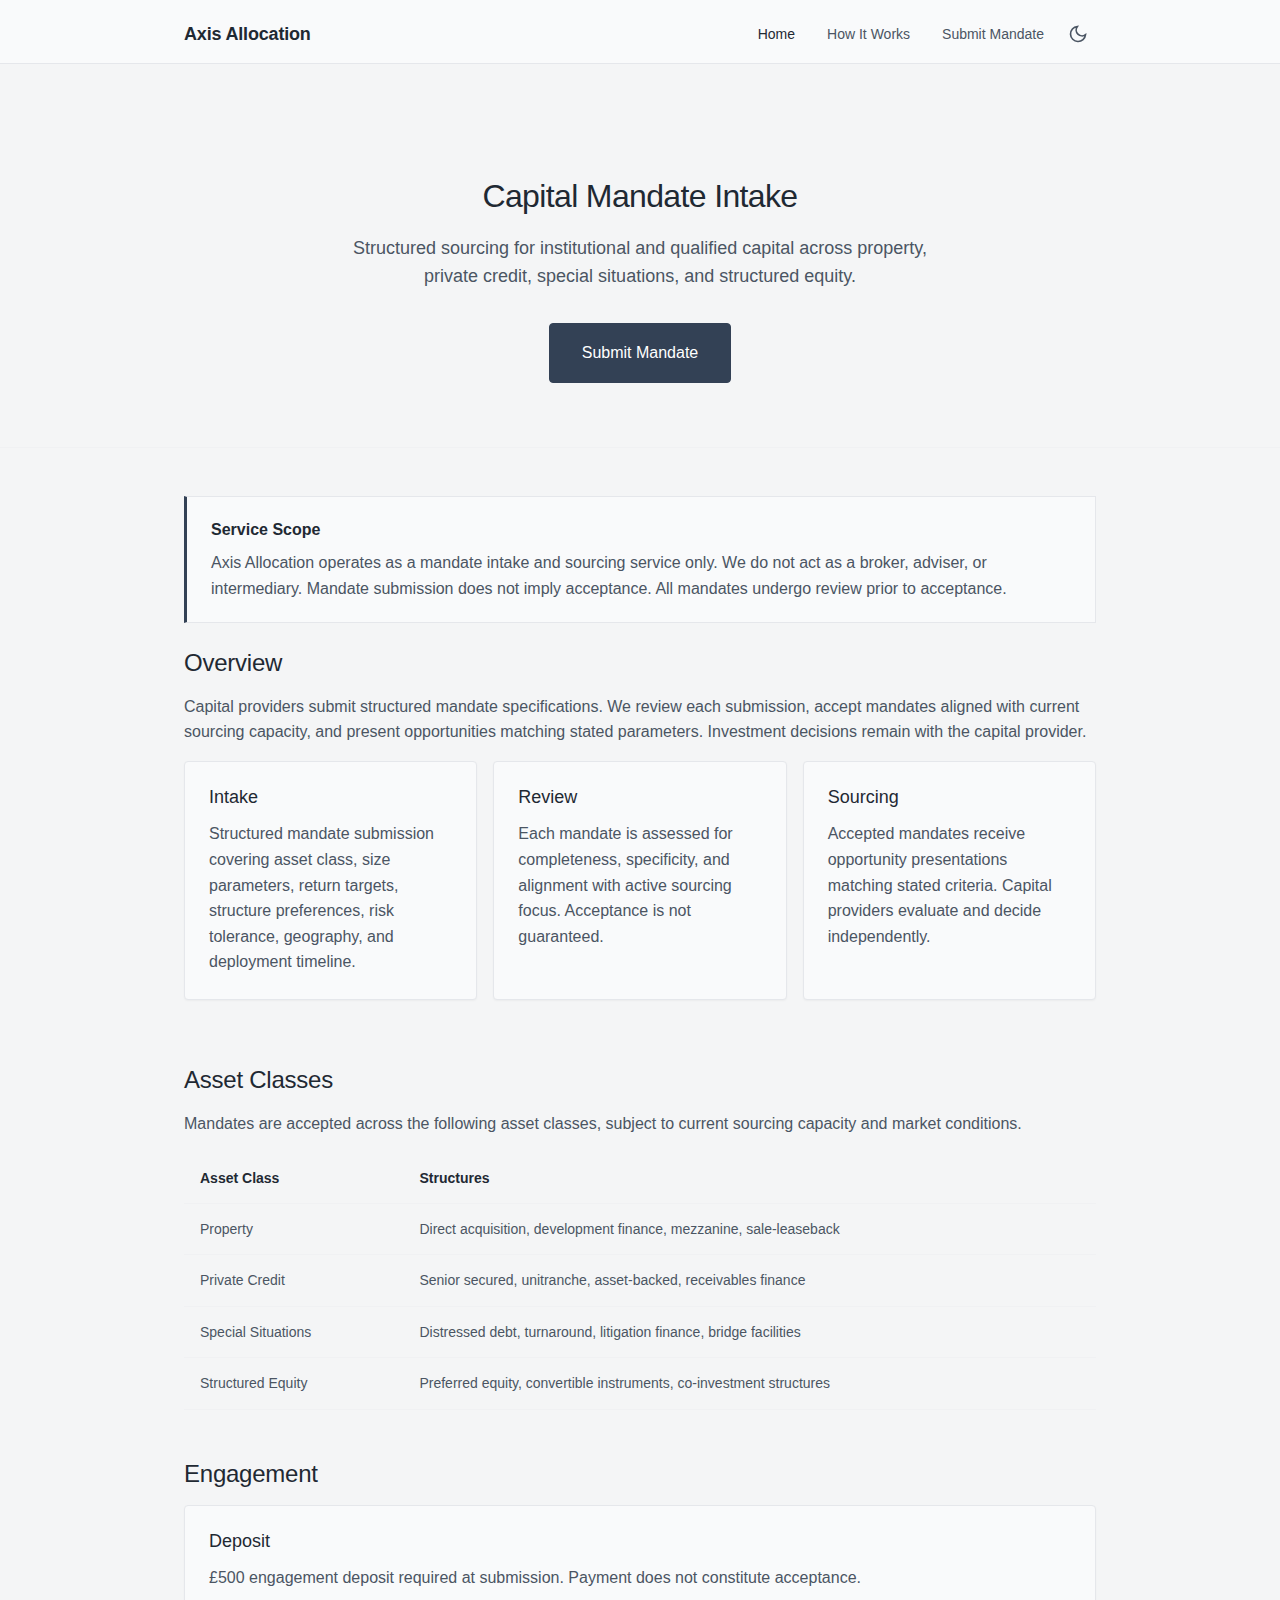
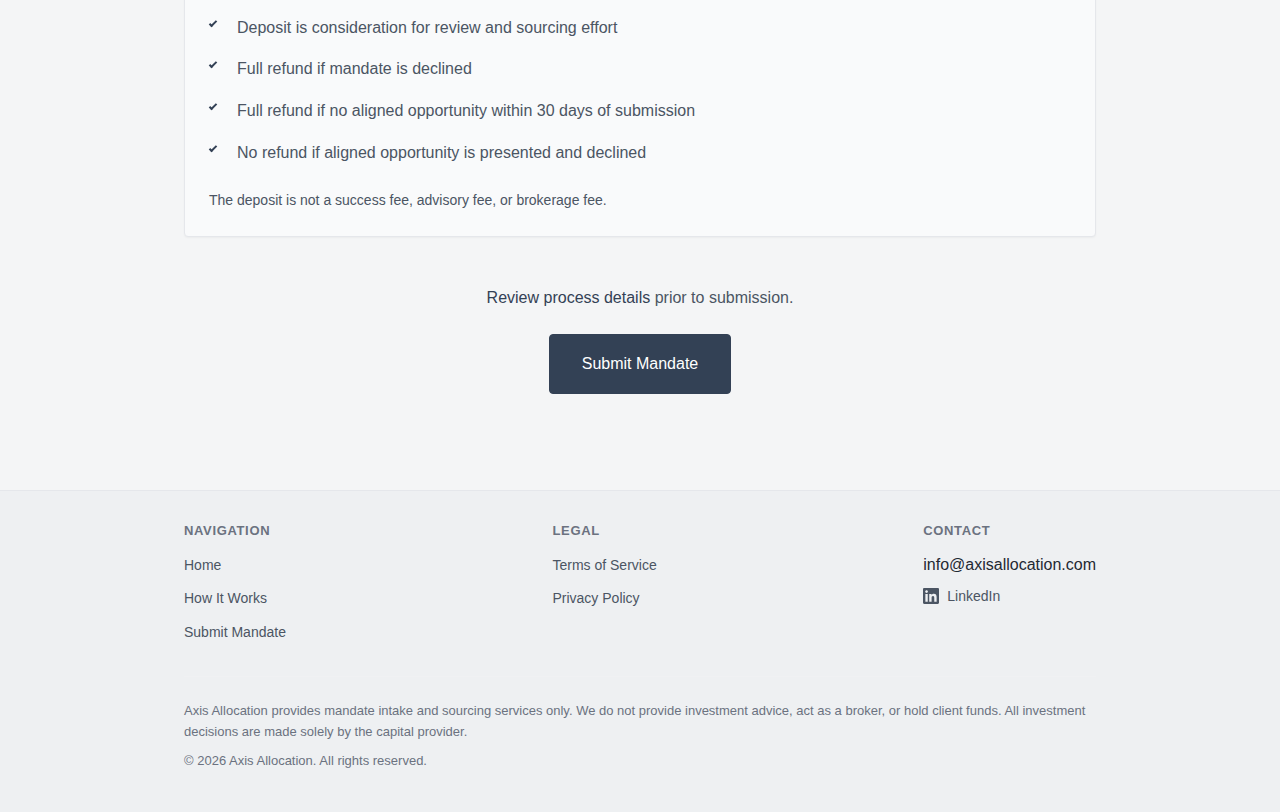
<file: index.html>
<!DOCTYPE html>
<html lang="en">
<head>
    <meta charset="UTF-8">
    <meta name="viewport" content="width=device-width, initial-scale=1.0">
    <title>Axis Allocation — Capital Mandate Intake</title>
    <meta name="description" content="Structured intake and sourcing for capital mandates across property, private credit, special situations, and structured equity.">
    <meta name="robots" content="index, follow">
    <link rel="stylesheet" href="assets/css/styles.css?v=3">
</head>
<body>
    <header class="header">
        <div class="container">
            <div class="header-content">
                <a href="index.html" class="logo">Axis Allocation</a>
                <button class="nav-toggle" aria-label="Toggle navigation">
                    <span></span>
                    <span></span>
                    <span></span>
                </button>
                <div class="header-actions">
                    <nav class="nav">
                        <a href="index.html" class="active">Home</a>
                        <a href="how-it-works.html">How It Works</a>
                        <a href="submit-mandate.html">Submit Mandate</a>
                    </nav>
                    <button class="theme-toggle" aria-label="Toggle theme">
                        <svg class="icon-sun" viewBox="0 0 24 24" fill="none" stroke="currentColor" stroke-width="2">
                            <circle cx="12" cy="12" r="5"/>
                            <path d="M12 1v2M12 21v2M4.22 4.22l1.42 1.42M18.36 18.36l1.42 1.42M1 12h2M21 12h2M4.22 19.78l1.42-1.42M18.36 5.64l1.42-1.42"/>
                        </svg>
                        <svg class="icon-moon" viewBox="0 0 24 24" fill="none" stroke="currentColor" stroke-width="2">
                            <path d="M21 12.79A9 9 0 1 1 11.21 3 7 7 0 0 0 21 12.79z"/>
                        </svg>
                    </button>
                </div>
            </div>
        </div>
    </header>

    <main>
        <section class="hero">
            <div class="container">
                <h1>Capital Mandate Intake</h1>
                <p class="subtitle">
                    Structured sourcing for institutional and qualified capital across
                    property, private credit, special situations, and structured equity.
                </p>
                <a href="submit-mandate.html" class="btn btn-primary btn-lg">Submit Mandate</a>
            </div>
        </section>

        <div class="container">
            <div class="notice">
                <p class="notice-title">Service Scope</p>
                <p>
                    Axis Allocation operates as a mandate intake and sourcing service only.
                    We do not act as a broker, adviser, or intermediary. Mandate submission
                    does not imply acceptance. All mandates undergo review prior to acceptance.
                </p>
            </div>

            <section class="section">
                <h2>Overview</h2>
                <p>
                    Capital providers submit structured mandate specifications. We review each
                    submission, accept mandates aligned with current sourcing capacity, and
                    present opportunities matching stated parameters. Investment decisions
                    remain with the capital provider.
                </p>
                <div class="card-grid">
                    <div class="card">
                        <h3>Intake</h3>
                        <p class="mb-0">
                            Structured mandate submission covering asset class, size parameters,
                            return targets, structure preferences, risk tolerance, geography,
                            and deployment timeline.
                        </p>
                    </div>
                    <div class="card">
                        <h3>Review</h3>
                        <p class="mb-0">
                            Each mandate is assessed for completeness, specificity, and alignment
                            with active sourcing focus. Acceptance is not guaranteed.
                        </p>
                    </div>
                    <div class="card">
                        <h3>Sourcing</h3>
                        <p class="mb-0">
                            Accepted mandates receive opportunity presentations matching stated
                            criteria. Capital providers evaluate and decide independently.
                        </p>
                    </div>
                </div>
            </section>

            <section class="section">
                <h2>Asset Classes</h2>
                <p>
                    Mandates are accepted across the following asset classes, subject to
                    current sourcing capacity and market conditions.
                </p>
                <div class="table-wrapper">
                    <table>
                        <thead>
                            <tr>
                                <th>Asset Class</th>
                                <th>Structures</th>
                            </tr>
                        </thead>
                        <tbody>
                            <tr>
                                <td>Property</td>
                                <td>Direct acquisition, development finance, mezzanine, sale-leaseback</td>
                            </tr>
                            <tr>
                                <td>Private Credit</td>
                                <td>Senior secured, unitranche, asset-backed, receivables finance</td>
                            </tr>
                            <tr>
                                <td>Special Situations</td>
                                <td>Distressed debt, turnaround, litigation finance, bridge facilities</td>
                            </tr>
                            <tr>
                                <td>Structured Equity</td>
                                <td>Preferred equity, convertible instruments, co-investment structures</td>
                            </tr>
                        </tbody>
                    </table>
                </div>
            </section>

            <section class="section">
                <h2>Engagement</h2>
                <div class="card">
                    <h3>Deposit</h3>
                    <p>
                        £500 engagement deposit required at submission. Payment does not constitute acceptance.
                    </p>
                    <ul class="list-check">
                        <li>Deposit is consideration for review and sourcing effort</li>
                        <li>Full refund if mandate is declined</li>
                        <li>Full refund if no aligned opportunity within 30 days of submission</li>
                        <li>No refund if aligned opportunity is presented and declined</li>
                    </ul>
                    <p class="text-small text-muted mt-2 mb-0">
                        The deposit is not a success fee, advisory fee, or brokerage fee.
                    </p>
                </div>
            </section>

            <section class="section text-center">
                <p class="mb-3">
                    <a href="how-it-works.html">Review process details</a> prior to submission.
                </p>
                <a href="submit-mandate.html" class="btn btn-primary btn-lg">Submit Mandate</a>
            </section>
        </div>
    </main>

    <footer class="footer">
        <div class="container">
            <div class="footer-content">
                <div class="footer-section">
                    <h4>Navigation</h4>
                    <ul class="footer-links">
                        <li><a href="index.html">Home</a></li>
                        <li><a href="how-it-works.html">How It Works</a></li>
                        <li><a href="submit-mandate.html">Submit Mandate</a></li>
                    </ul>
                </div>
                <div class="footer-section">
                    <h4>Legal</h4>
                    <ul class="footer-links">
                        <li><a href="terms.html">Terms of Service</a></li>
                        <li><a href="privacy.html">Privacy Policy</a></li>
                    </ul>
                </div>
                <div class="footer-section">
                    <h4>Contact</h4>
                    <ul class="footer-links">
                        <li>info@axisallocation.com</li>
                        <li>
                            <a href="https://www.linkedin.com/company/axis-allocation" target="_blank" rel="noopener noreferrer" class="footer-linkedin">
                                <svg width="16" height="16" viewBox="0 0 24 24" fill="currentColor" aria-hidden="true">
                                    <path d="M20.447 20.452h-3.554v-5.569c0-1.328-.027-3.037-1.852-3.037-1.853 0-2.136 1.445-2.136 2.939v5.667H9.351V9h3.414v1.561h.046c.477-.9 1.637-1.85 3.37-1.85 3.601 0 4.267 2.37 4.267 5.455v6.286zM5.337 7.433c-1.144 0-2.063-.926-2.063-2.065 0-1.138.92-2.063 2.063-2.063 1.14 0 2.064.925 2.064 2.063 0 1.139-.925 2.065-2.064 2.065zm1.782 13.019H3.555V9h3.564v11.452zM22.225 0H1.771C.792 0 0 .774 0 1.729v20.542C0 23.227.792 24 1.771 24h20.451C23.2 24 24 23.227 24 22.271V1.729C24 .774 23.2 0 22.222 0h.003z"/>
                                </svg>
                                LinkedIn
                            </a>
                        </li>
                    </ul>
                </div>
            </div>
            <div class="footer-legal">
                <p>
                    Axis Allocation provides mandate intake and sourcing services only.
                    We do not provide investment advice, act as a broker, or hold client funds.
                    All investment decisions are made solely by the capital provider.
                </p>
                <p>
                    &copy; 2026 Axis Allocation. All rights reserved.
                </p>
            </div>
        </div>
    </footer>

    <script src="assets/js/main.js"></script>
</body>
</html>
</file>
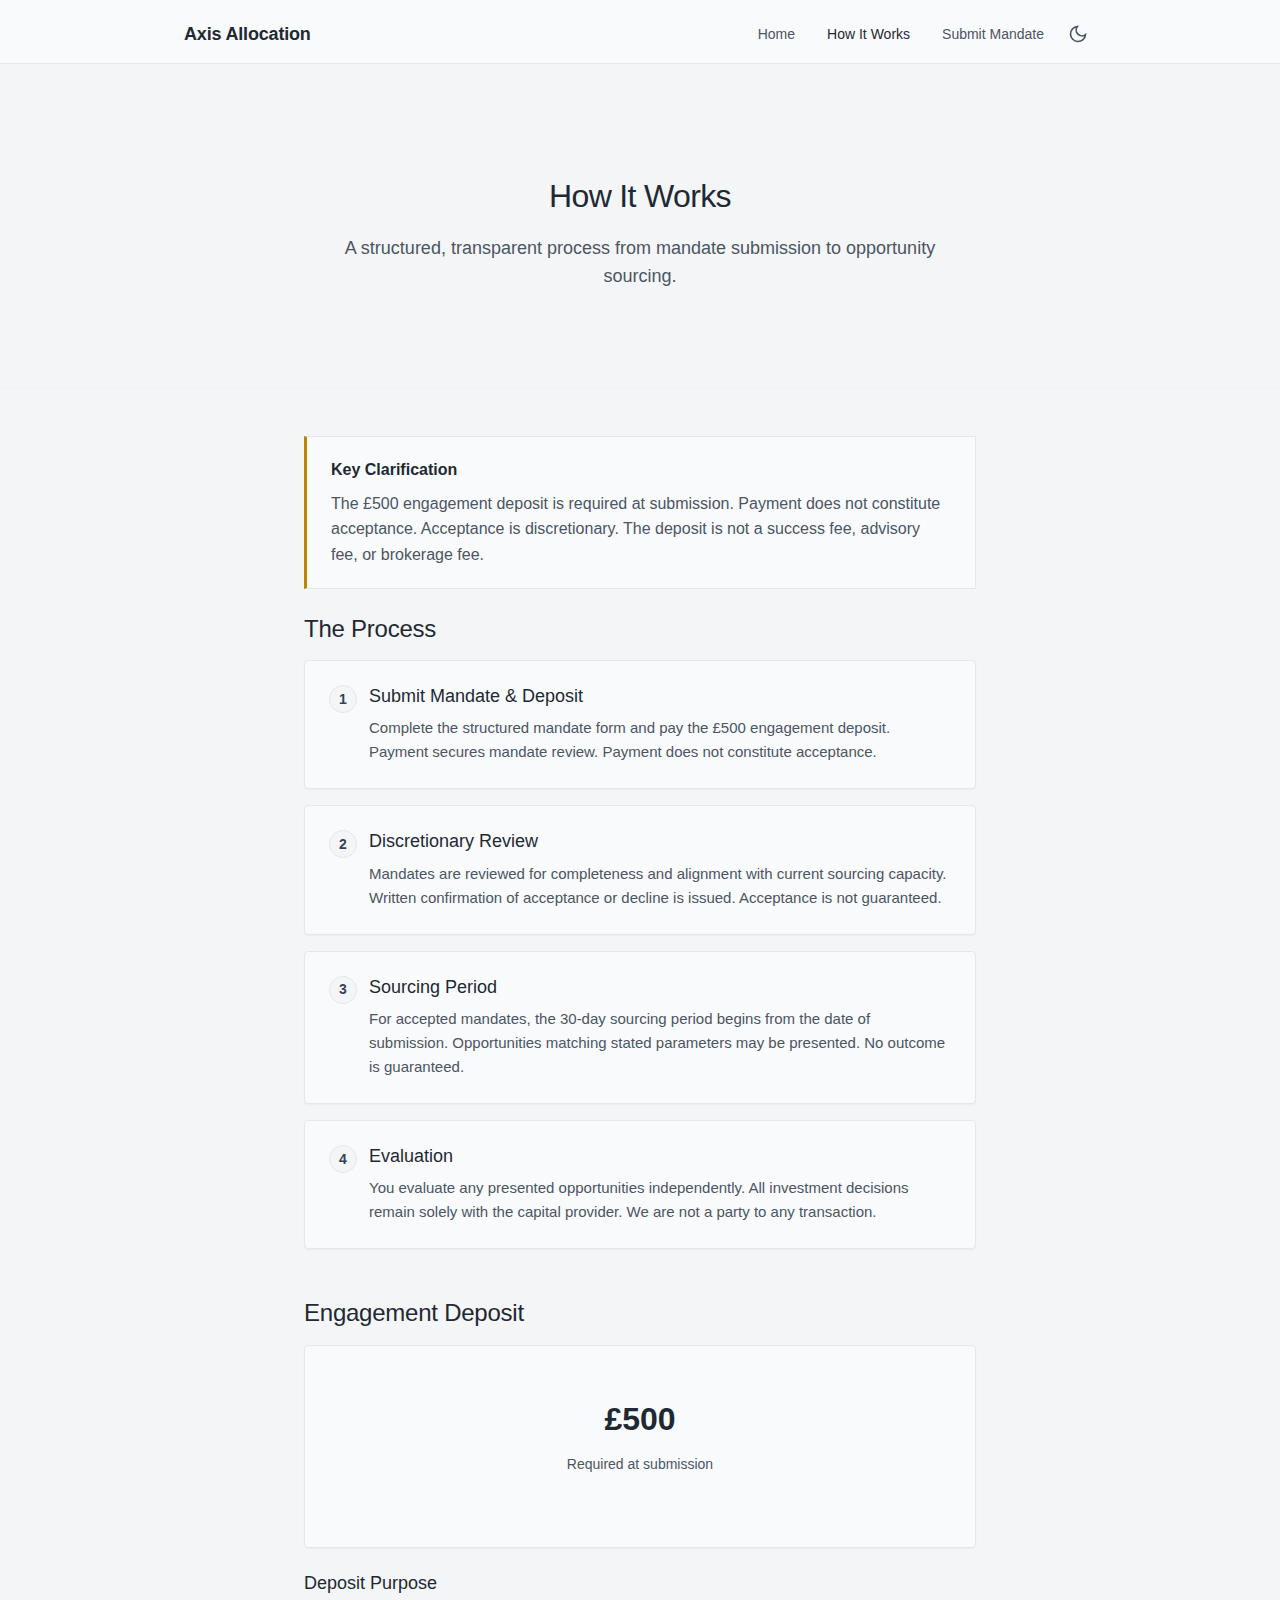
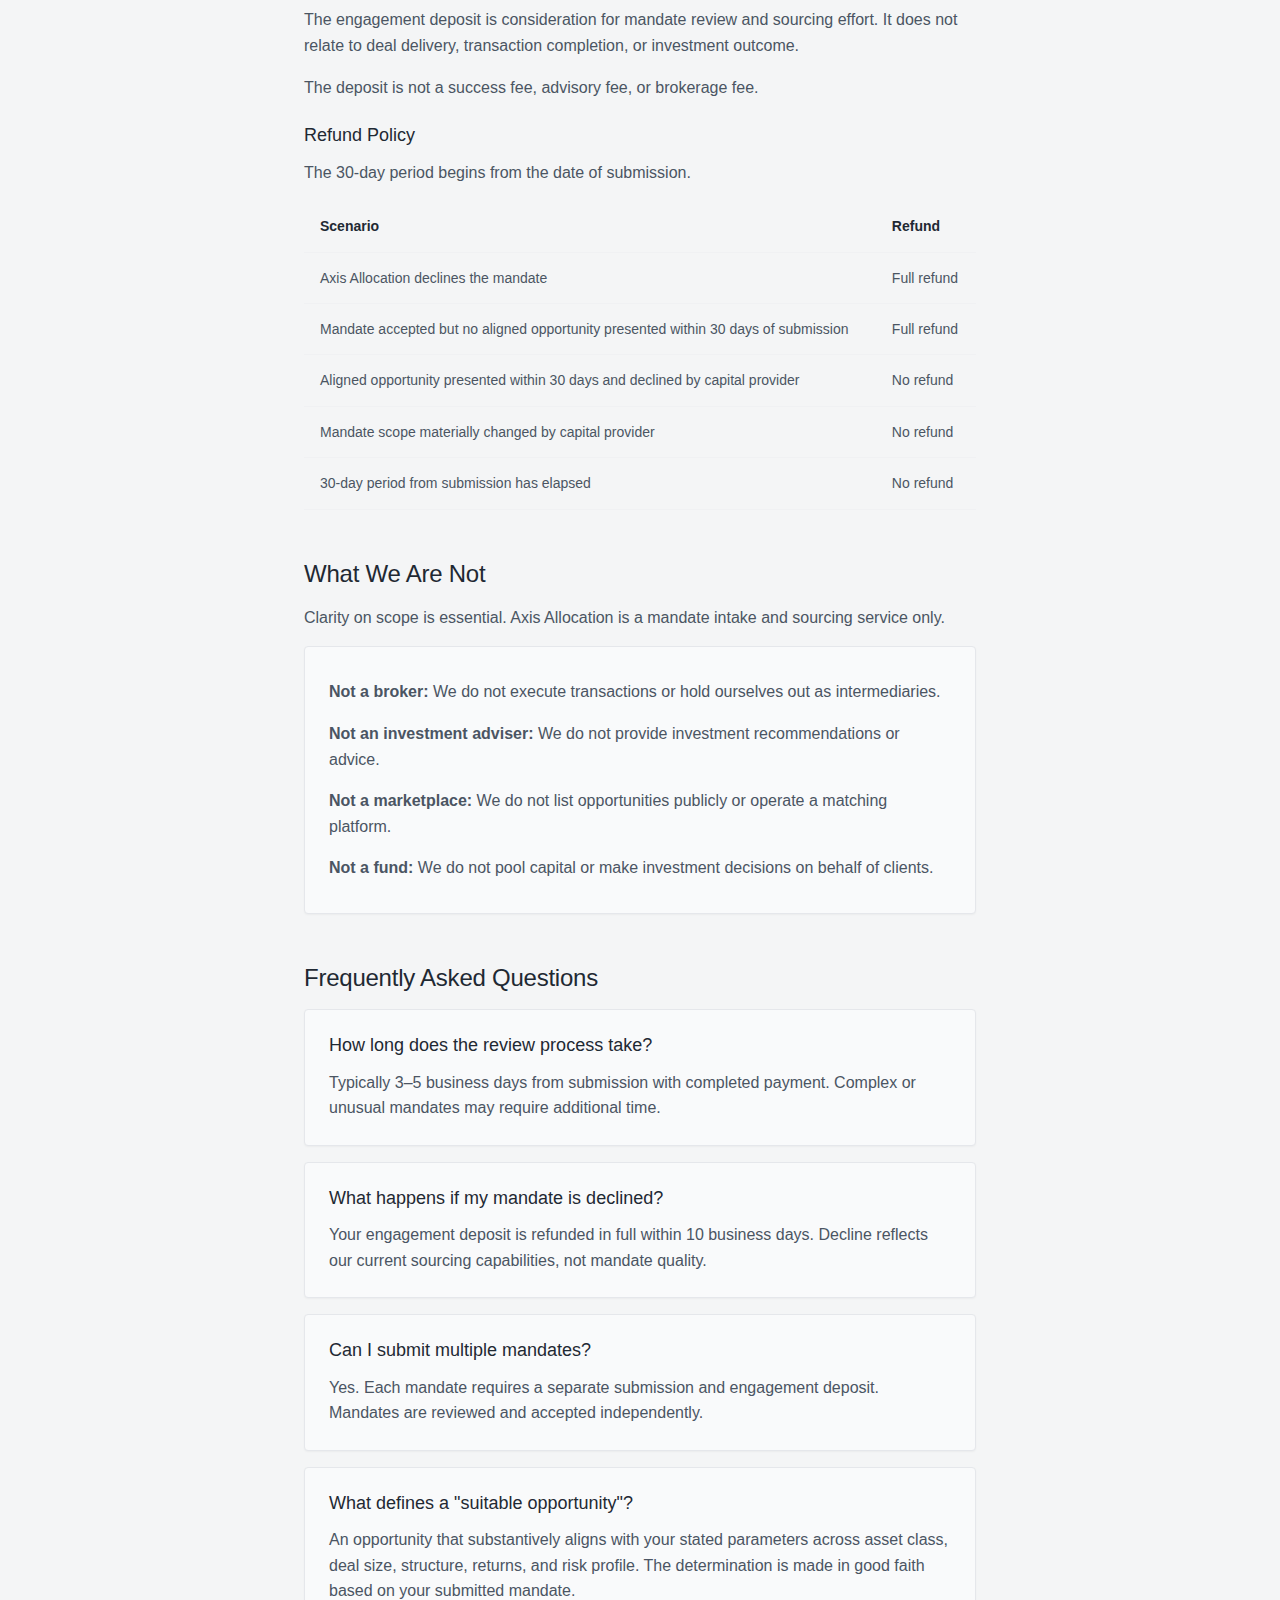
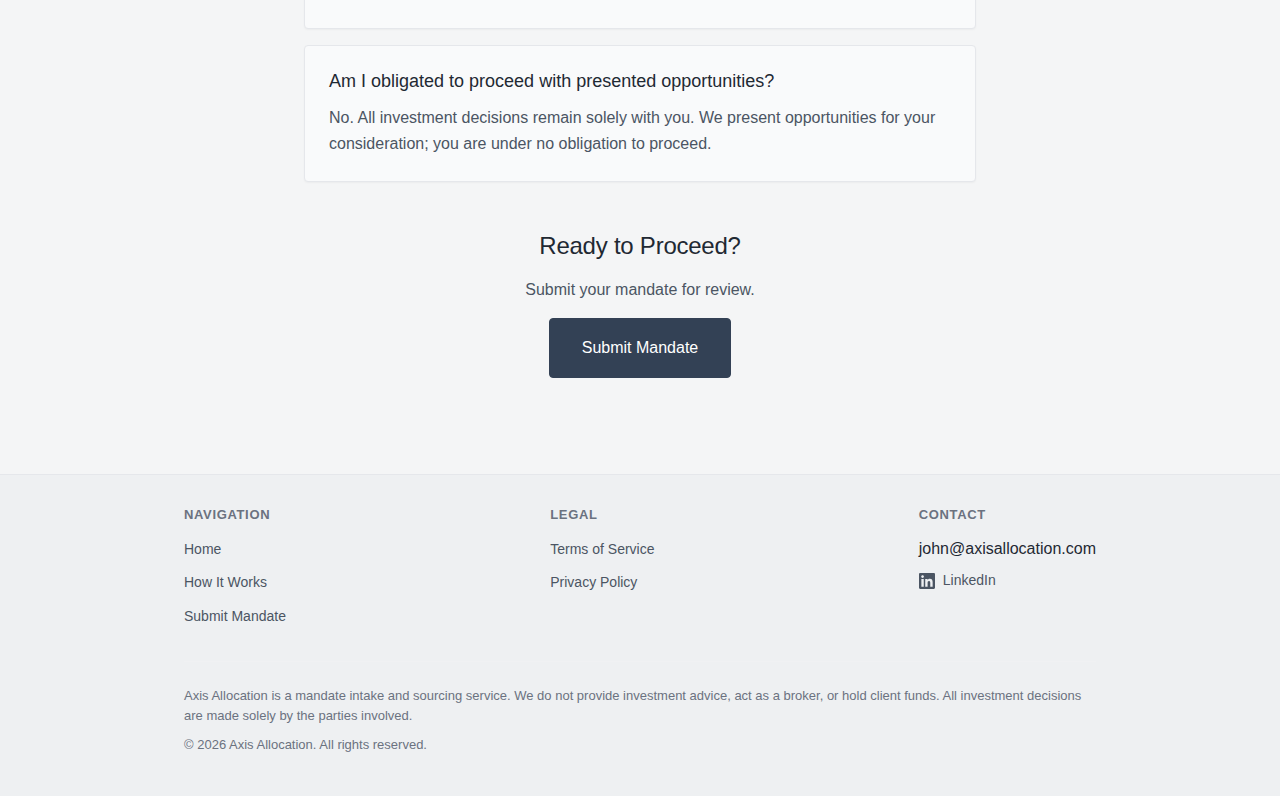
<file: how-it-works.html>
<!DOCTYPE html>
<html lang="en">
<head>
    <meta charset="UTF-8">
    <meta name="viewport" content="width=device-width, initial-scale=1.0">
    <title>How It Works — Axis Allocation</title>
    <meta name="description" content="Understanding the Axis Allocation process: mandate submission, review, acceptance, and opportunity sourcing.">
    <link rel="stylesheet" href="assets/css/styles.css?v=3">
</head>
<body>
    <header class="header">
        <div class="container">
            <div class="header-content">
                <a href="index.html" class="logo">Axis Allocation</a>
                <button class="nav-toggle" aria-label="Toggle navigation">
                    <span></span>
                    <span></span>
                    <span></span>
                </button>
                <div class="header-actions">
                    <nav class="nav">
                        <a href="index.html">Home</a>
                        <a href="how-it-works.html" class="active">How It Works</a>
                        <a href="submit-mandate.html">Submit Mandate</a>
                    </nav>
                    <button class="theme-toggle" aria-label="Toggle theme">
                        <svg class="icon-sun" viewBox="0 0 24 24" fill="none" stroke="currentColor" stroke-width="2">
                            <circle cx="12" cy="12" r="5"/>
                            <path d="M12 1v2M12 21v2M4.22 4.22l1.42 1.42M18.36 18.36l1.42 1.42M1 12h2M21 12h2M4.22 19.78l1.42-1.42M18.36 5.64l1.42-1.42"/>
                        </svg>
                        <svg class="icon-moon" viewBox="0 0 24 24" fill="none" stroke="currentColor" stroke-width="2">
                            <path d="M21 12.79A9 9 0 1 1 11.21 3 7 7 0 0 0 21 12.79z"/>
                        </svg>
                    </button>
                </div>
            </div>
        </div>
    </header>

    <main>
        <section class="hero">
            <div class="container">
                <h1>How It Works</h1>
                <p class="subtitle">
                    A structured, transparent process from mandate submission to opportunity sourcing.
                </p>
            </div>
        </section>

        <div class="container container-narrow">
            <div class="notice notice-warning">
                <p class="notice-title">Key Clarification</p>
                <p class="mb-0">
                    The £500 engagement deposit is required at submission. Payment does not constitute
                    acceptance. Acceptance is discretionary. The deposit is not a success fee, advisory
                    fee, or brokerage fee.
                </p>
            </div>

            <section class="section">
                <h2>The Process</h2>
                <div class="process-steps">
                    <div class="process-step">
                        <h3>Submit Mandate &amp; Deposit</h3>
                        <p>
                            Complete the structured mandate form and pay the £500 engagement deposit.
                            Payment secures mandate review. Payment does not constitute acceptance.
                        </p>
                    </div>
                    <div class="process-step">
                        <h3>Discretionary Review</h3>
                        <p>
                            Mandates are reviewed for completeness and alignment with current sourcing
                            capacity. Written confirmation of acceptance or decline is issued.
                            Acceptance is not guaranteed.
                        </p>
                    </div>
                    <div class="process-step">
                        <h3>Sourcing Period</h3>
                        <p>
                            For accepted mandates, the 30-day sourcing period begins from the date of
                            submission. Opportunities matching stated parameters may be presented.
                            No outcome is guaranteed.
                        </p>
                    </div>
                    <div class="process-step">
                        <h3>Evaluation</h3>
                        <p>
                            You evaluate any presented opportunities independently. All investment
                            decisions remain solely with the capital provider. We are not a party
                            to any transaction.
                        </p>
                    </div>
                </div>
            </section>

            <section class="section">
                <h2>Engagement Deposit</h2>
                <div class="card">
                    <div class="deposit-box" style="margin: 0; border: none; padding: 1.5rem;">
                        <div class="deposit-amount">£500</div>
                        <div class="deposit-label">Required at submission</div>
                    </div>
                </div>

                <h3 class="mt-3">Deposit Purpose</h3>
                <p>
                    The engagement deposit is consideration for mandate review and sourcing effort.
                    It does not relate to deal delivery, transaction completion, or investment outcome.
                </p>
                <p>
                    The deposit is not a success fee, advisory fee, or brokerage fee.
                </p>

                <h3 class="mt-3">Refund Policy</h3>
                <p>
                    The 30-day period begins from the date of submission.
                </p>
                <div class="table-wrapper">
                    <table>
                        <thead>
                            <tr>
                                <th>Scenario</th>
                                <th>Refund</th>
                            </tr>
                        </thead>
                        <tbody>
                            <tr>
                                <td>Axis Allocation declines the mandate</td>
                                <td>Full refund</td>
                            </tr>
                            <tr>
                                <td>Mandate accepted but no aligned opportunity presented within 30 days of submission</td>
                                <td>Full refund</td>
                            </tr>
                            <tr>
                                <td>Aligned opportunity presented within 30 days and declined by capital provider</td>
                                <td>No refund</td>
                            </tr>
                            <tr>
                                <td>Mandate scope materially changed by capital provider</td>
                                <td>No refund</td>
                            </tr>
                            <tr>
                                <td>30-day period from submission has elapsed</td>
                                <td>No refund</td>
                            </tr>
                        </tbody>
                    </table>
                </div>
            </section>

            <section class="section">
                <h2>What We Are Not</h2>
                <p>
                    Clarity on scope is essential. Axis Allocation is a mandate intake and sourcing service only.
                </p>
                <div class="card">
                    <ul class="list-plain">
                        <li><strong>Not a broker:</strong> We do not execute transactions or hold ourselves out as intermediaries.</li>
                        <li><strong>Not an investment adviser:</strong> We do not provide investment recommendations or advice.</li>
                        <li><strong>Not a marketplace:</strong> We do not list opportunities publicly or operate a matching platform.</li>
                        <li><strong>Not a fund:</strong> We do not pool capital or make investment decisions on behalf of clients.</li>
                    </ul>
                </div>
            </section>

            <section class="section">
                <h2>Frequently Asked Questions</h2>

                <div class="card">
                    <h3>How long does the review process take?</h3>
                    <p class="mb-0">
                        Typically 3–5 business days from submission with completed payment.
                        Complex or unusual mandates may require additional time.
                    </p>
                </div>

                <div class="card">
                    <h3>What happens if my mandate is declined?</h3>
                    <p class="mb-0">
                        Your engagement deposit is refunded in full within 10 business days.
                        Decline reflects our current sourcing capabilities, not mandate quality.
                    </p>
                </div>

                <div class="card">
                    <h3>Can I submit multiple mandates?</h3>
                    <p class="mb-0">
                        Yes. Each mandate requires a separate submission and engagement deposit.
                        Mandates are reviewed and accepted independently.
                    </p>
                </div>

                <div class="card">
                    <h3>What defines a "suitable opportunity"?</h3>
                    <p class="mb-0">
                        An opportunity that substantively aligns with your stated parameters across
                        asset class, deal size, structure, returns, and risk profile. The determination
                        is made in good faith based on your submitted mandate.
                    </p>
                </div>

                <div class="card">
                    <h3>Am I obligated to proceed with presented opportunities?</h3>
                    <p class="mb-0">
                        No. All investment decisions remain solely with you. We present opportunities
                        for your consideration; you are under no obligation to proceed.
                    </p>
                </div>
            </section>

            <section class="section text-center">
                <h2>Ready to Proceed?</h2>
                <p>
                    Submit your mandate for review.
                </p>
                <a href="submit-mandate.html" class="btn btn-primary btn-lg">Submit Mandate</a>
            </section>
        </div>
    </main>

    <footer class="footer">
        <div class="container">
            <div class="footer-content">
                <div class="footer-section">
                    <h4>Navigation</h4>
                    <ul class="footer-links">
                        <li><a href="index.html">Home</a></li>
                        <li><a href="how-it-works.html">How It Works</a></li>
                        <li><a href="submit-mandate.html">Submit Mandate</a></li>
                    </ul>
                </div>
                <div class="footer-section">
                    <h4>Legal</h4>
                    <ul class="footer-links">
                        <li><a href="terms.html">Terms of Service</a></li>
                        <li><a href="privacy.html">Privacy Policy</a></li>
                    </ul>
                </div>
                <div class="footer-section">
                    <h4>Contact</h4>
                    <ul class="footer-links">
                        <li>john@axisallocation.com</li>
                        <li>
                            <a href="https://www.linkedin.com/company/axis-allocation" target="_blank" rel="noopener noreferrer" class="footer-linkedin">
                                <svg width="16" height="16" viewBox="0 0 24 24" fill="currentColor" aria-hidden="true">
                                    <path d="M20.447 20.452h-3.554v-5.569c0-1.328-.027-3.037-1.852-3.037-1.853 0-2.136 1.445-2.136 2.939v5.667H9.351V9h3.414v1.561h.046c.477-.9 1.637-1.85 3.37-1.85 3.601 0 4.267 2.37 4.267 5.455v6.286zM5.337 7.433c-1.144 0-2.063-.926-2.063-2.065 0-1.138.92-2.063 2.063-2.063 1.14 0 2.064.925 2.064 2.063 0 1.139-.925 2.065-2.064 2.065zm1.782 13.019H3.555V9h3.564v11.452zM22.225 0H1.771C.792 0 0 .774 0 1.729v20.542C0 23.227.792 24 1.771 24h20.451C23.2 24 24 23.227 24 22.271V1.729C24 .774 23.2 0 22.222 0h.003z"/>
                                </svg>
                                LinkedIn
                            </a>
                        </li>
                    </ul>
                </div>
            </div>
            <div class="footer-legal">
                <p>
                    Axis Allocation is a mandate intake and sourcing service. We do not provide investment advice,
                    act as a broker, or hold client funds. All investment decisions are made solely by the parties involved.
                </p>
                <p>
                    &copy; 2026 Axis Allocation. All rights reserved.
                </p>
            </div>
        </div>
    </footer>

    <script src="assets/js/main.js"></script>
</body>
</html>
</file>
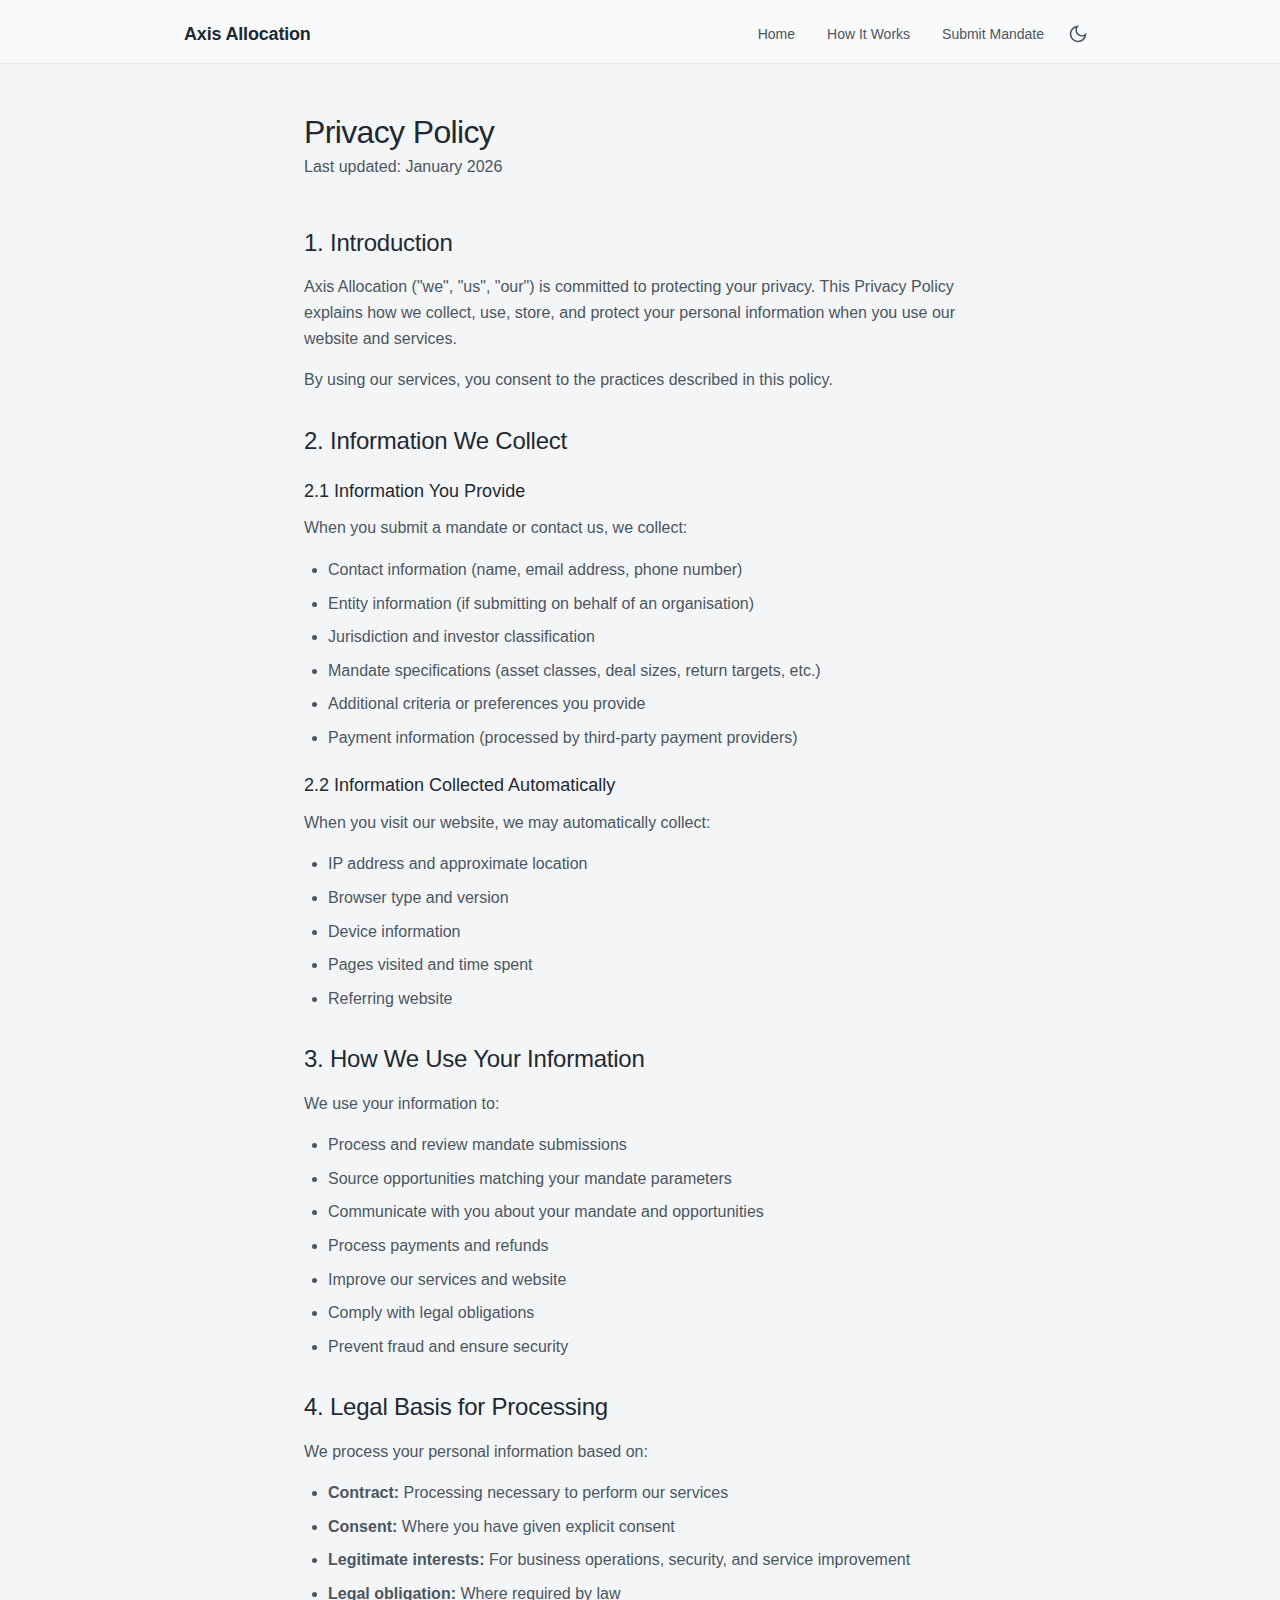
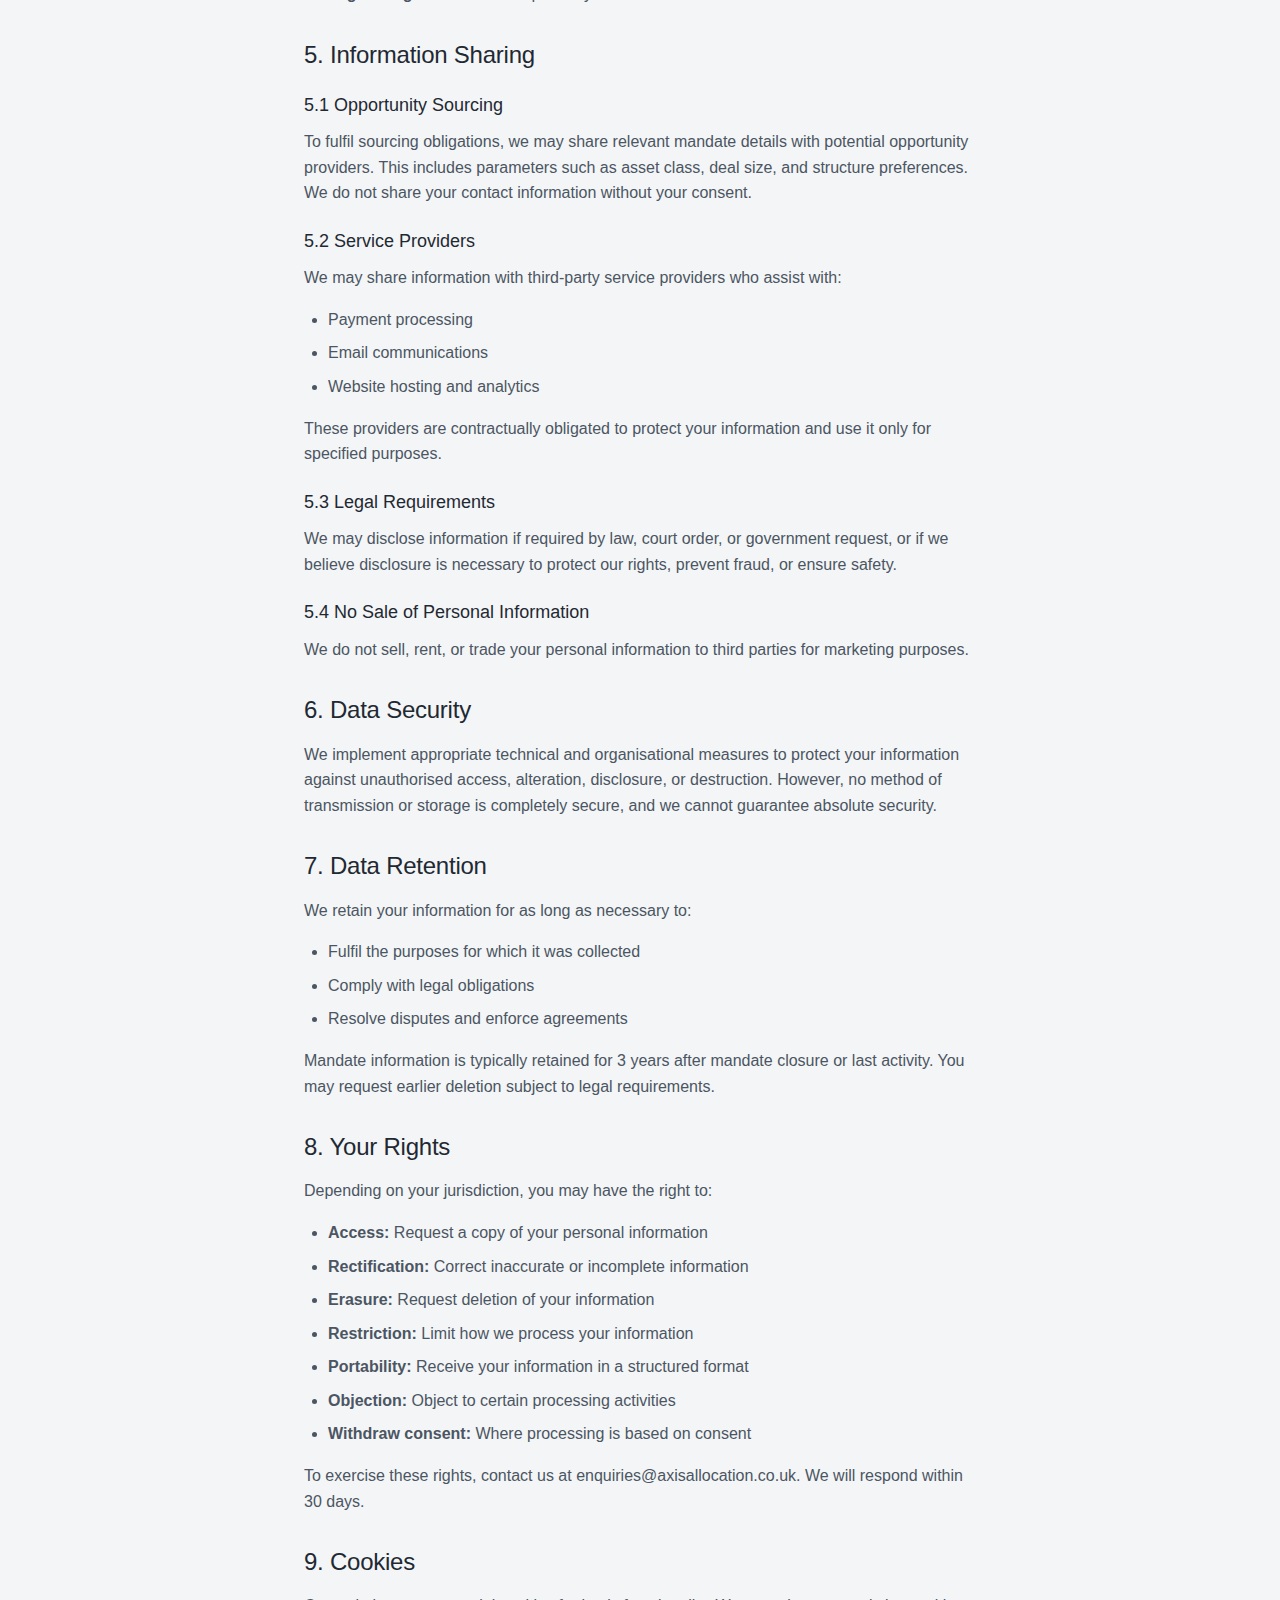
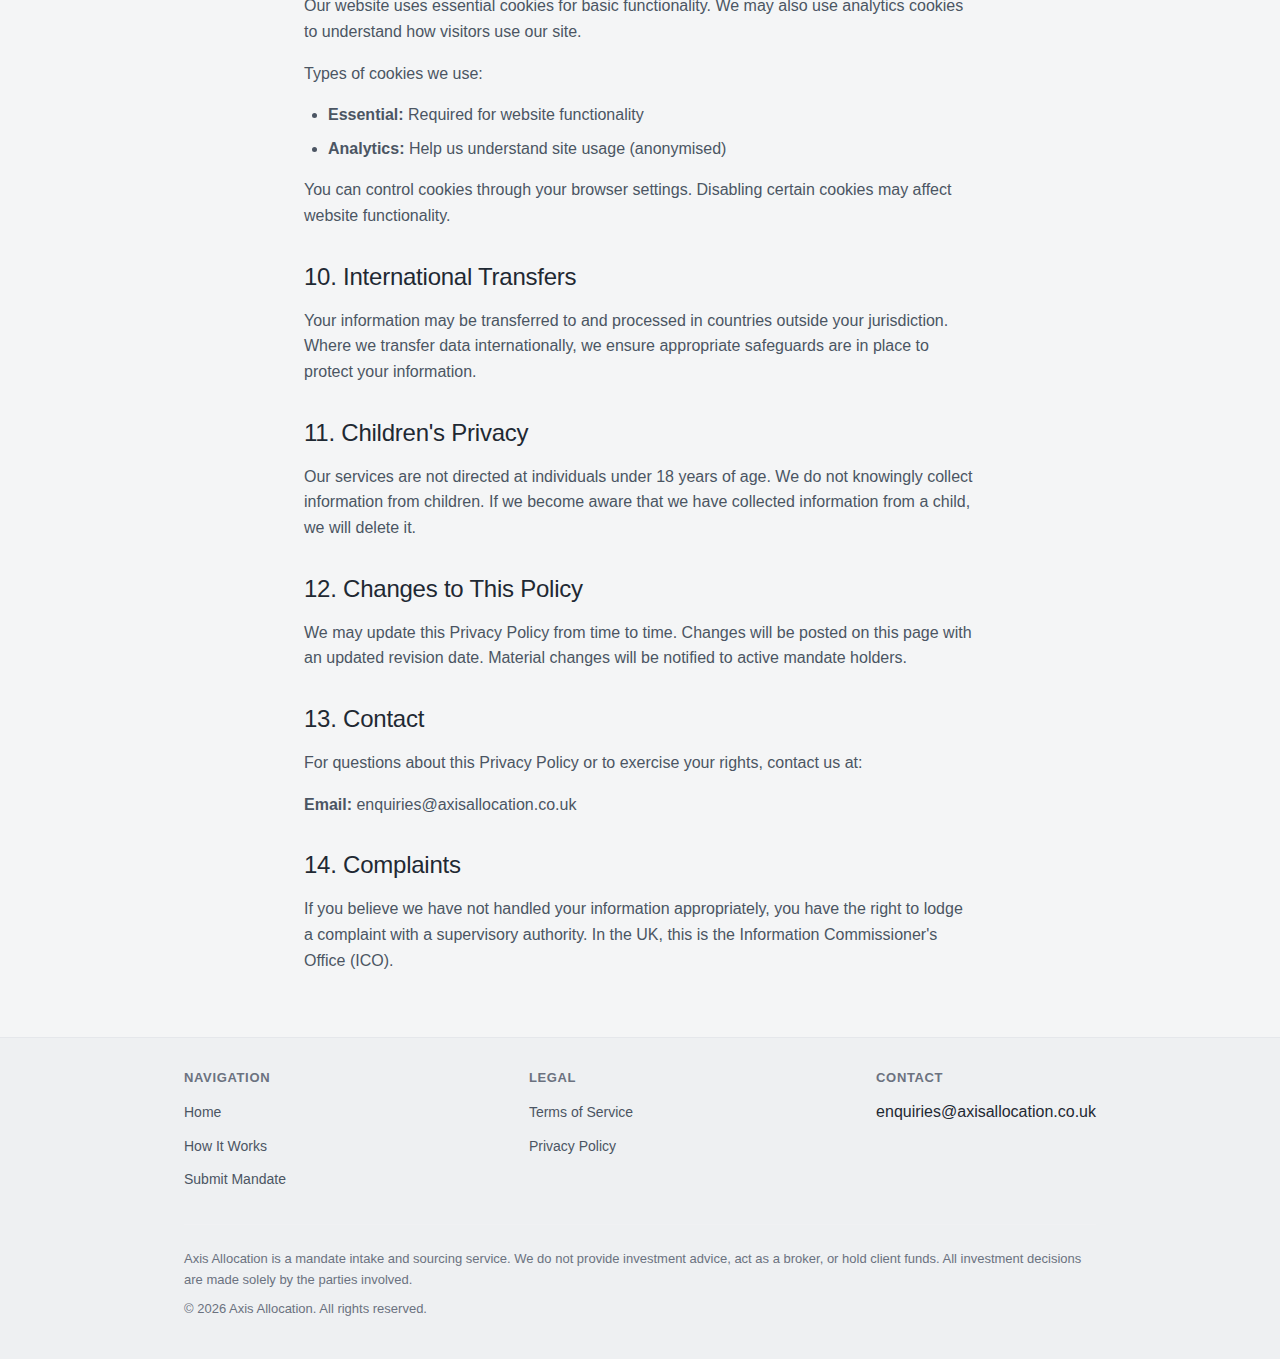
<file: privacy.html>
<!DOCTYPE html>
<html lang="en">
<head>
    <meta charset="UTF-8">
    <meta name="viewport" content="width=device-width, initial-scale=1.0">
    <title>Privacy Policy — Axis Allocation</title>
    <meta name="description" content="Privacy Policy for Axis Allocation mandate intake and sourcing services.">
    <link rel="stylesheet" href="assets/css/styles.css?v=2">
</head>
<body>
    <header class="header">
        <div class="container">
            <div class="header-content">
                <a href="index.html" class="logo">Axis Allocation</a>
                <button class="nav-toggle" aria-label="Toggle navigation">
                    <span></span>
                    <span></span>
                    <span></span>
                </button>
                <div class="header-actions">
                    <nav class="nav">
                        <a href="index.html">Home</a>
                        <a href="how-it-works.html">How It Works</a>
                        <a href="submit-mandate.html">Submit Mandate</a>
                    </nav>
                    <button class="theme-toggle" aria-label="Toggle theme">
                        <svg class="icon-sun" viewBox="0 0 24 24" fill="none" stroke="currentColor" stroke-width="2">
                            <circle cx="12" cy="12" r="5"/>
                            <path d="M12 1v2M12 21v2M4.22 4.22l1.42 1.42M18.36 18.36l1.42 1.42M1 12h2M21 12h2M4.22 19.78l1.42-1.42M18.36 5.64l1.42-1.42"/>
                        </svg>
                        <svg class="icon-moon" viewBox="0 0 24 24" fill="none" stroke="currentColor" stroke-width="2">
                            <path d="M21 12.79A9 9 0 1 1 11.21 3 7 7 0 0 0 21 12.79z"/>
                        </svg>
                    </button>
                </div>
            </div>
        </div>
    </header>

    <main>
        <div class="container container-narrow">
            <section class="section">
                <h1>Privacy Policy</h1>
                <p class="text-muted">Last updated: January 2026</p>
            </section>

            <div class="legal-content">
                <h2>1. Introduction</h2>
                <p>
                    Axis Allocation ("we", "us", "our") is committed to protecting your privacy.
                    This Privacy Policy explains how we collect, use, store, and protect your
                    personal information when you use our website and services.
                </p>
                <p>
                    By using our services, you consent to the practices described in this policy.
                </p>

                <h2>2. Information We Collect</h2>
                <h3>2.1 Information You Provide</h3>
                <p>When you submit a mandate or contact us, we collect:</p>
                <ul>
                    <li>Contact information (name, email address, phone number)</li>
                    <li>Entity information (if submitting on behalf of an organisation)</li>
                    <li>Jurisdiction and investor classification</li>
                    <li>Mandate specifications (asset classes, deal sizes, return targets, etc.)</li>
                    <li>Additional criteria or preferences you provide</li>
                    <li>Payment information (processed by third-party payment providers)</li>
                </ul>
                <h3>2.2 Information Collected Automatically</h3>
                <p>When you visit our website, we may automatically collect:</p>
                <ul>
                    <li>IP address and approximate location</li>
                    <li>Browser type and version</li>
                    <li>Device information</li>
                    <li>Pages visited and time spent</li>
                    <li>Referring website</li>
                </ul>

                <h2>3. How We Use Your Information</h2>
                <p>We use your information to:</p>
                <ul>
                    <li>Process and review mandate submissions</li>
                    <li>Source opportunities matching your mandate parameters</li>
                    <li>Communicate with you about your mandate and opportunities</li>
                    <li>Process payments and refunds</li>
                    <li>Improve our services and website</li>
                    <li>Comply with legal obligations</li>
                    <li>Prevent fraud and ensure security</li>
                </ul>

                <h2>4. Legal Basis for Processing</h2>
                <p>We process your personal information based on:</p>
                <ul>
                    <li><strong>Contract:</strong> Processing necessary to perform our services</li>
                    <li><strong>Consent:</strong> Where you have given explicit consent</li>
                    <li><strong>Legitimate interests:</strong> For business operations, security, and service improvement</li>
                    <li><strong>Legal obligation:</strong> Where required by law</li>
                </ul>

                <h2>5. Information Sharing</h2>
                <h3>5.1 Opportunity Sourcing</h3>
                <p>
                    To fulfil sourcing obligations, we may share relevant mandate details with
                    potential opportunity providers. This includes parameters such as asset class,
                    deal size, and structure preferences. We do not share your contact information
                    without your consent.
                </p>
                <h3>5.2 Service Providers</h3>
                <p>We may share information with third-party service providers who assist with:</p>
                <ul>
                    <li>Payment processing</li>
                    <li>Email communications</li>
                    <li>Website hosting and analytics</li>
                </ul>
                <p>
                    These providers are contractually obligated to protect your information
                    and use it only for specified purposes.
                </p>
                <h3>5.3 Legal Requirements</h3>
                <p>
                    We may disclose information if required by law, court order, or government
                    request, or if we believe disclosure is necessary to protect our rights,
                    prevent fraud, or ensure safety.
                </p>
                <h3>5.4 No Sale of Personal Information</h3>
                <p>
                    We do not sell, rent, or trade your personal information to third parties
                    for marketing purposes.
                </p>

                <h2>6. Data Security</h2>
                <p>
                    We implement appropriate technical and organisational measures to protect
                    your information against unauthorised access, alteration, disclosure, or
                    destruction. However, no method of transmission or storage is completely
                    secure, and we cannot guarantee absolute security.
                </p>

                <h2>7. Data Retention</h2>
                <p>We retain your information for as long as necessary to:</p>
                <ul>
                    <li>Fulfil the purposes for which it was collected</li>
                    <li>Comply with legal obligations</li>
                    <li>Resolve disputes and enforce agreements</li>
                </ul>
                <p>
                    Mandate information is typically retained for 3 years after mandate closure
                    or last activity. You may request earlier deletion subject to legal requirements.
                </p>

                <h2>8. Your Rights</h2>
                <p>Depending on your jurisdiction, you may have the right to:</p>
                <ul>
                    <li><strong>Access:</strong> Request a copy of your personal information</li>
                    <li><strong>Rectification:</strong> Correct inaccurate or incomplete information</li>
                    <li><strong>Erasure:</strong> Request deletion of your information</li>
                    <li><strong>Restriction:</strong> Limit how we process your information</li>
                    <li><strong>Portability:</strong> Receive your information in a structured format</li>
                    <li><strong>Objection:</strong> Object to certain processing activities</li>
                    <li><strong>Withdraw consent:</strong> Where processing is based on consent</li>
                </ul>
                <p>
                    To exercise these rights, contact us at enquiries@axisallocation.co.uk.
                    We will respond within 30 days.
                </p>

                <h2>9. Cookies</h2>
                <p>
                    Our website uses essential cookies for basic functionality. We may also
                    use analytics cookies to understand how visitors use our site.
                </p>
                <p>Types of cookies we use:</p>
                <ul>
                    <li><strong>Essential:</strong> Required for website functionality</li>
                    <li><strong>Analytics:</strong> Help us understand site usage (anonymised)</li>
                </ul>
                <p>
                    You can control cookies through your browser settings. Disabling certain
                    cookies may affect website functionality.
                </p>

                <h2>10. International Transfers</h2>
                <p>
                    Your information may be transferred to and processed in countries outside
                    your jurisdiction. Where we transfer data internationally, we ensure
                    appropriate safeguards are in place to protect your information.
                </p>

                <h2>11. Children's Privacy</h2>
                <p>
                    Our services are not directed at individuals under 18 years of age.
                    We do not knowingly collect information from children. If we become
                    aware that we have collected information from a child, we will delete it.
                </p>

                <h2>12. Changes to This Policy</h2>
                <p>
                    We may update this Privacy Policy from time to time. Changes will be
                    posted on this page with an updated revision date. Material changes
                    will be notified to active mandate holders.
                </p>

                <h2>13. Contact</h2>
                <p>
                    For questions about this Privacy Policy or to exercise your rights, contact us at:
                </p>
                <p>
                    <strong>Email:</strong> enquiries@axisallocation.co.uk
                </p>

                <h2>14. Complaints</h2>
                <p>
                    If you believe we have not handled your information appropriately, you have
                    the right to lodge a complaint with a supervisory authority. In the UK,
                    this is the Information Commissioner's Office (ICO).
                </p>
            </div>
        </div>
    </main>

    <footer class="footer">
        <div class="container">
            <div class="footer-content">
                <div class="footer-section">
                    <h4>Navigation</h4>
                    <ul class="footer-links">
                        <li><a href="index.html">Home</a></li>
                        <li><a href="how-it-works.html">How It Works</a></li>
                        <li><a href="submit-mandate.html">Submit Mandate</a></li>
                    </ul>
                </div>
                <div class="footer-section">
                    <h4>Legal</h4>
                    <ul class="footer-links">
                        <li><a href="terms.html">Terms of Service</a></li>
                        <li><a href="privacy.html">Privacy Policy</a></li>
                    </ul>
                </div>
                <div class="footer-section">
                    <h4>Contact</h4>
                    <ul class="footer-links">
                        <li>enquiries@axisallocation.co.uk</li>
                    </ul>
                </div>
            </div>
            <div class="footer-legal">
                <p>
                    Axis Allocation is a mandate intake and sourcing service. We do not provide investment advice,
                    act as a broker, or hold client funds. All investment decisions are made solely by the parties involved.
                </p>
                <p>
                    &copy; 2026 Axis Allocation. All rights reserved.
                </p>
            </div>
        </div>
    </footer>

    <script src="assets/js/main.js"></script>
</body>
</html>
</file>
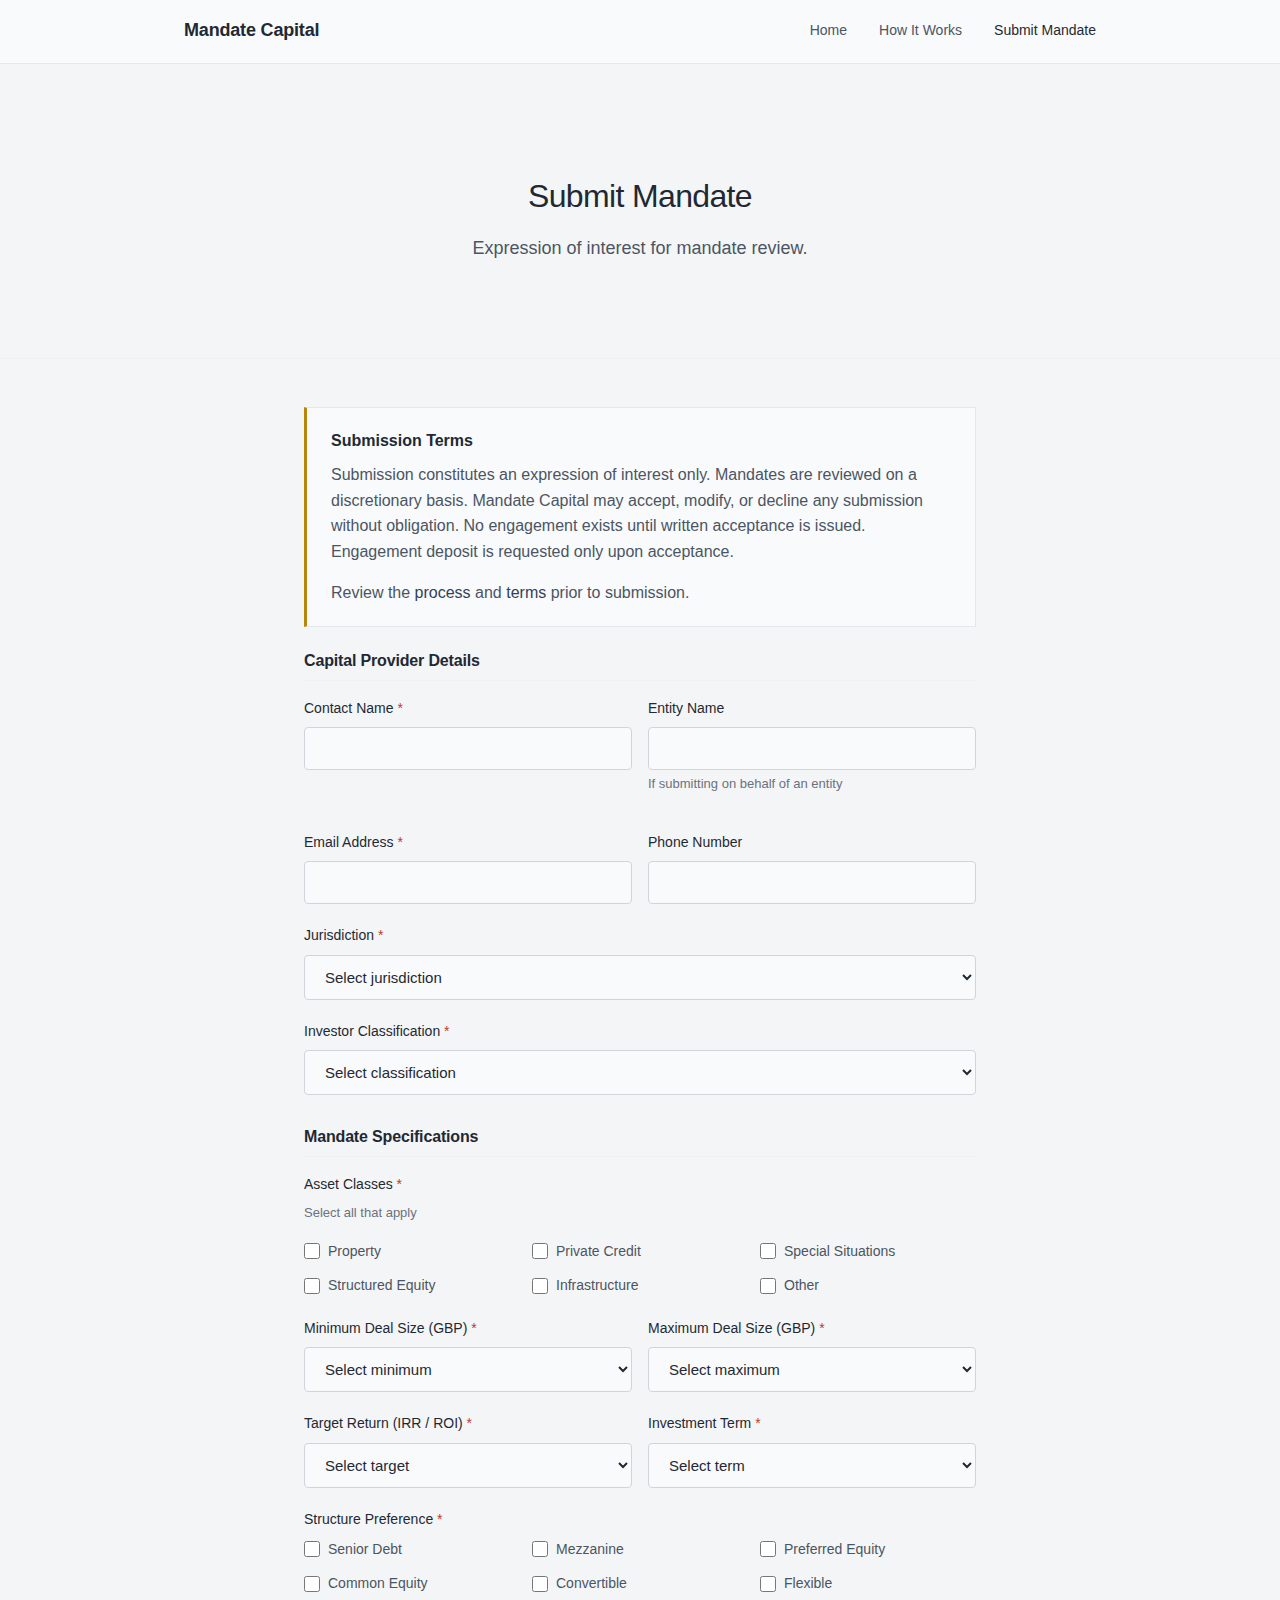
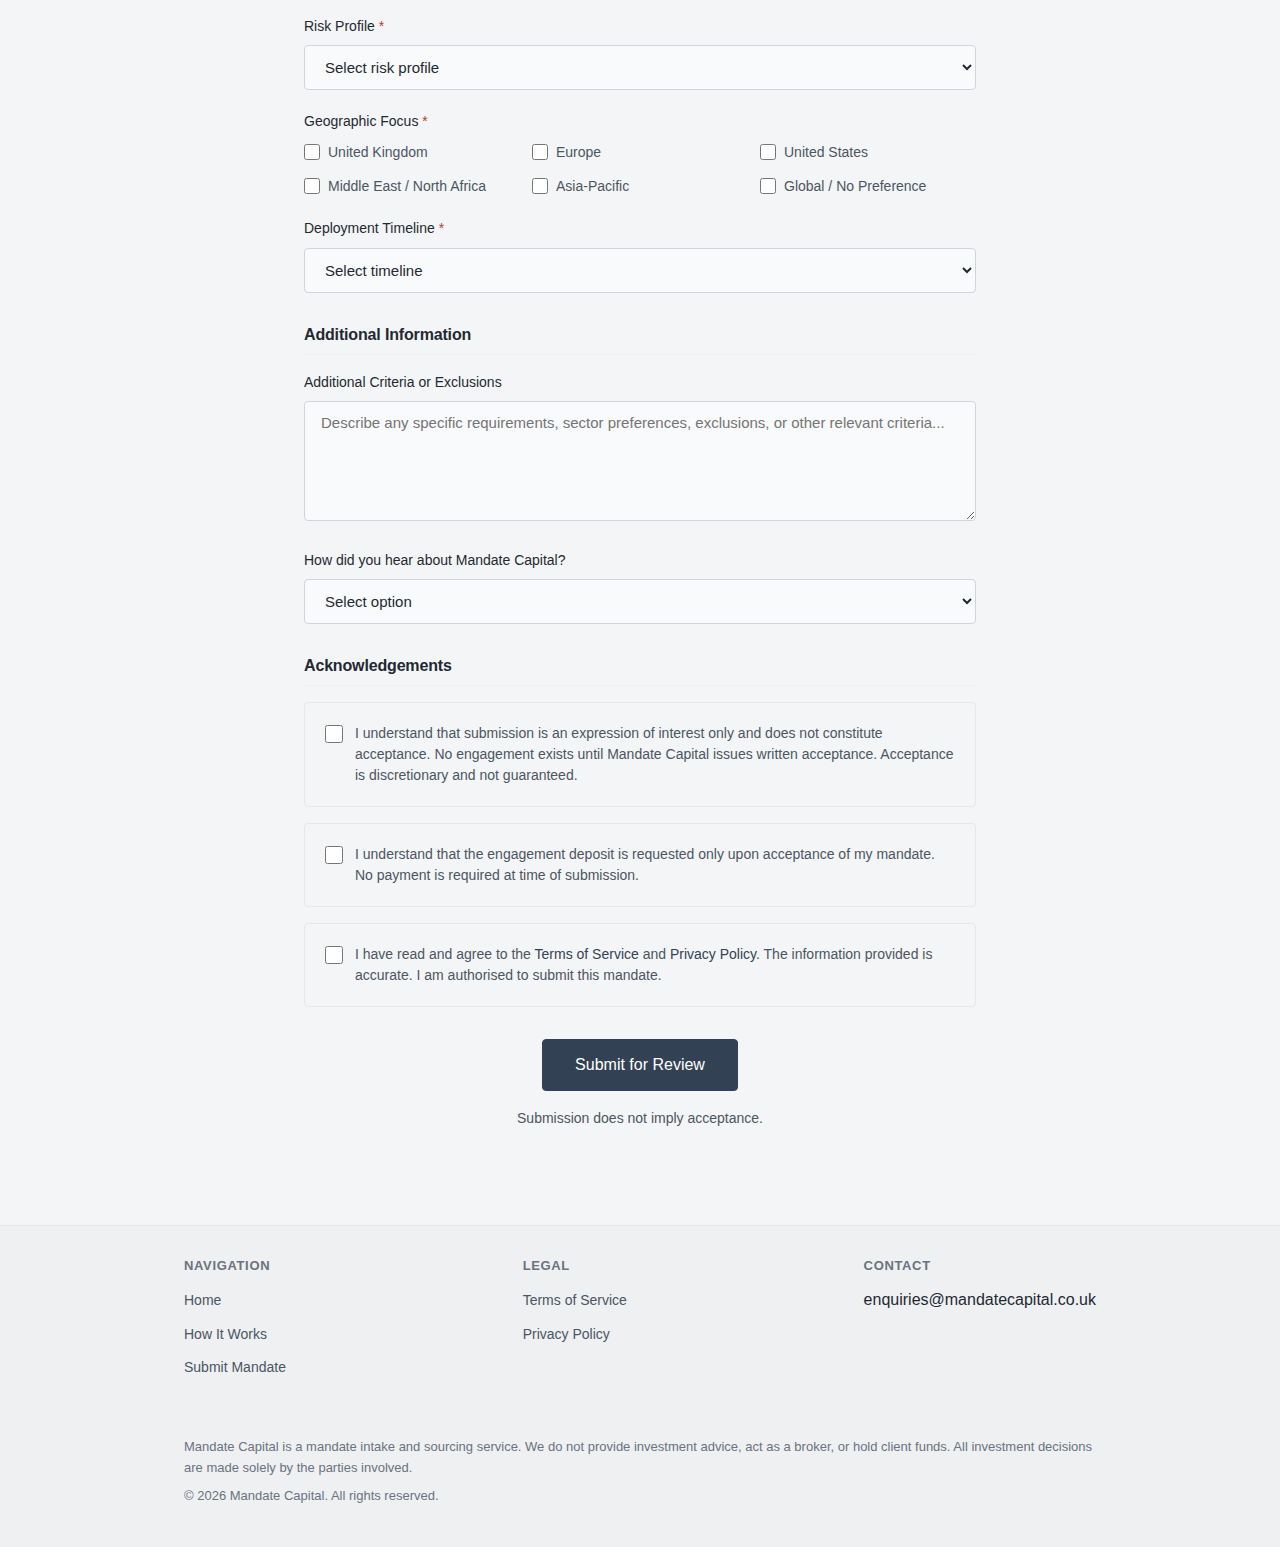
<file: submit-mandate.html>
<!DOCTYPE html>
<html lang="en">
<head>
    <meta charset="UTF-8">
    <meta name="viewport" content="width=device-width, initial-scale=1.0">
    <title>Submit Mandate — Mandate Capital</title>
    <meta name="description" content="Submit your capital mandate for review and sourcing consideration.">
    <link rel="stylesheet" href="assets/css/styles.css?v=1">
</head>
<body>
    <header class="header">
        <div class="container">
            <div class="header-content">
                <a href="index.html" class="logo">Mandate Capital</a>
                <button class="nav-toggle" aria-label="Toggle navigation">
                    <span></span>
                    <span></span>
                    <span></span>
                </button>
                <nav class="nav">
                    <a href="index.html">Home</a>
                    <a href="how-it-works.html">How It Works</a>
                    <a href="submit-mandate.html" class="active">Submit Mandate</a>
                </nav>
            </div>
        </div>
    </header>

    <main>
        <section class="hero">
            <div class="container">
                <h1>Submit Mandate</h1>
                <p class="subtitle">
                    Expression of interest for mandate review.
                </p>
            </div>
        </section>

        <div class="container container-narrow">
            <div class="notice notice-warning">
                <p class="notice-title">Submission Terms</p>
                <p>
                    Submission constitutes an expression of interest only. Mandates are reviewed
                    on a discretionary basis. Mandate Capital may accept, modify, or decline any
                    submission without obligation. No engagement exists until written acceptance
                    is issued. Engagement deposit is requested only upon acceptance.
                </p>
                <p class="mb-0">
                    Review the <a href="how-it-works.html">process</a> and
                    <a href="terms.html">terms</a> prior to submission.
                </p>
            </div>

            <form id="mandate-form" class="section">
                <!-- Capital Provider Details -->
                <div class="form-section">
                    <h2 class="form-section-title">Capital Provider Details</h2>

                    <div class="form-row">
                        <div class="form-group">
                            <label class="form-label" for="contact-name">
                                Contact Name <span class="required">*</span>
                            </label>
                            <input type="text" id="contact-name" name="contact_name" class="form-input" required>
                        </div>
                        <div class="form-group">
                            <label class="form-label" for="entity-name">
                                Entity Name
                            </label>
                            <input type="text" id="entity-name" name="entity_name" class="form-input">
                            <p class="form-hint">If submitting on behalf of an entity</p>
                        </div>
                    </div>

                    <div class="form-row">
                        <div class="form-group">
                            <label class="form-label" for="email">
                                Email Address <span class="required">*</span>
                            </label>
                            <input type="email" id="email" name="email" class="form-input" required>
                        </div>
                        <div class="form-group">
                            <label class="form-label" for="phone">
                                Phone Number
                            </label>
                            <input type="tel" id="phone" name="phone" class="form-input">
                        </div>
                    </div>

                    <div class="form-group">
                        <label class="form-label" for="jurisdiction">
                            Jurisdiction <span class="required">*</span>
                        </label>
                        <select id="jurisdiction" name="jurisdiction" class="form-select" required>
                            <option value="">Select jurisdiction</option>
                            <option value="UK">United Kingdom</option>
                            <option value="EU">European Union</option>
                            <option value="US">United States</option>
                            <option value="CH">Switzerland</option>
                            <option value="SG">Singapore</option>
                            <option value="HK">Hong Kong</option>
                            <option value="AE">United Arab Emirates</option>
                            <option value="OTHER">Other</option>
                        </select>
                    </div>

                    <div class="form-group">
                        <label class="form-label" for="investor-type">
                            Investor Classification <span class="required">*</span>
                        </label>
                        <select id="investor-type" name="investor_type" class="form-select" required>
                            <option value="">Select classification</option>
                            <option value="institutional">Institutional Investor</option>
                            <option value="family-office">Family Office</option>
                            <option value="hnwi">High Net Worth Individual</option>
                            <option value="professional">Professional Investor</option>
                            <option value="corporate">Corporate / Treasury</option>
                            <option value="other">Other Qualified Investor</option>
                        </select>
                    </div>
                </div>

                <!-- Mandate Specifications -->
                <div class="form-section">
                    <h2 class="form-section-title">Mandate Specifications</h2>

                    <div class="form-group">
                        <label class="form-label">
                            Asset Classes <span class="required">*</span>
                        </label>
                        <p class="form-hint mb-2">Select all that apply</p>
                        <div class="checkbox-group">
                            <div class="checkbox-item">
                                <input type="checkbox" id="asset-property" name="asset_class[]" value="property">
                                <label for="asset-property">Property</label>
                            </div>
                            <div class="checkbox-item">
                                <input type="checkbox" id="asset-private-credit" name="asset_class[]" value="private-credit">
                                <label for="asset-private-credit">Private Credit</label>
                            </div>
                            <div class="checkbox-item">
                                <input type="checkbox" id="asset-special-sits" name="asset_class[]" value="special-situations">
                                <label for="asset-special-sits">Special Situations</label>
                            </div>
                            <div class="checkbox-item">
                                <input type="checkbox" id="asset-structured-equity" name="asset_class[]" value="structured-equity">
                                <label for="asset-structured-equity">Structured Equity</label>
                            </div>
                            <div class="checkbox-item">
                                <input type="checkbox" id="asset-infrastructure" name="asset_class[]" value="infrastructure">
                                <label for="asset-infrastructure">Infrastructure</label>
                            </div>
                            <div class="checkbox-item">
                                <input type="checkbox" id="asset-other" name="asset_class[]" value="other">
                                <label for="asset-other">Other</label>
                            </div>
                        </div>
                    </div>

                    <div class="form-row">
                        <div class="form-group">
                            <label class="form-label" for="deal-size-min">
                                Minimum Deal Size (GBP) <span class="required">*</span>
                            </label>
                            <select id="deal-size-min" name="deal_size_min" class="form-select" required>
                                <option value="">Select minimum</option>
                                <option value="100000">£100,000</option>
                                <option value="250000">£250,000</option>
                                <option value="500000">£500,000</option>
                                <option value="1000000">£1,000,000</option>
                                <option value="2500000">£2,500,000</option>
                                <option value="5000000">£5,000,000</option>
                                <option value="10000000">£10,000,000</option>
                                <option value="25000000">£25,000,000+</option>
                            </select>
                        </div>
                        <div class="form-group">
                            <label class="form-label" for="deal-size-max">
                                Maximum Deal Size (GBP) <span class="required">*</span>
                            </label>
                            <select id="deal-size-max" name="deal_size_max" class="form-select" required>
                                <option value="">Select maximum</option>
                                <option value="500000">£500,000</option>
                                <option value="1000000">£1,000,000</option>
                                <option value="2500000">£2,500,000</option>
                                <option value="5000000">£5,000,000</option>
                                <option value="10000000">£10,000,000</option>
                                <option value="25000000">£25,000,000</option>
                                <option value="50000000">£50,000,000</option>
                                <option value="100000000">£100,000,000+</option>
                            </select>
                        </div>
                    </div>

                    <div class="form-row">
                        <div class="form-group">
                            <label class="form-label" for="target-return">
                                Target Return (IRR / ROI) <span class="required">*</span>
                            </label>
                            <select id="target-return" name="target_return" class="form-select" required>
                                <option value="">Select target</option>
                                <option value="5-8">5–8% p.a.</option>
                                <option value="8-12">8–12% p.a.</option>
                                <option value="12-15">12–15% p.a.</option>
                                <option value="15-20">15–20% p.a.</option>
                                <option value="20-25">20–25% p.a.</option>
                                <option value="25+">25%+ p.a.</option>
                                <option value="flexible">Flexible / Case Dependent</option>
                            </select>
                        </div>
                        <div class="form-group">
                            <label class="form-label" for="term">
                                Investment Term <span class="required">*</span>
                            </label>
                            <select id="term" name="term" class="form-select" required>
                                <option value="">Select term</option>
                                <option value="0-6m">0–6 months</option>
                                <option value="6-12m">6–12 months</option>
                                <option value="1-2y">1–2 years</option>
                                <option value="2-5y">2–5 years</option>
                                <option value="5-10y">5–10 years</option>
                                <option value="10y+">10+ years</option>
                                <option value="flexible">Flexible</option>
                            </select>
                        </div>
                    </div>

                    <div class="form-group">
                        <label class="form-label">
                            Structure Preference <span class="required">*</span>
                        </label>
                        <div class="checkbox-group">
                            <div class="checkbox-item">
                                <input type="checkbox" id="struct-senior" name="structure[]" value="senior-debt">
                                <label for="struct-senior">Senior Debt</label>
                            </div>
                            <div class="checkbox-item">
                                <input type="checkbox" id="struct-mezzanine" name="structure[]" value="mezzanine">
                                <label for="struct-mezzanine">Mezzanine</label>
                            </div>
                            <div class="checkbox-item">
                                <input type="checkbox" id="struct-preferred" name="structure[]" value="preferred-equity">
                                <label for="struct-preferred">Preferred Equity</label>
                            </div>
                            <div class="checkbox-item">
                                <input type="checkbox" id="struct-common" name="structure[]" value="common-equity">
                                <label for="struct-common">Common Equity</label>
                            </div>
                            <div class="checkbox-item">
                                <input type="checkbox" id="struct-convertible" name="structure[]" value="convertible">
                                <label for="struct-convertible">Convertible</label>
                            </div>
                            <div class="checkbox-item">
                                <input type="checkbox" id="struct-flexible" name="structure[]" value="flexible">
                                <label for="struct-flexible">Flexible</label>
                            </div>
                        </div>
                    </div>

                    <div class="form-group">
                        <label class="form-label" for="risk-profile">
                            Risk Profile <span class="required">*</span>
                        </label>
                        <select id="risk-profile" name="risk_profile" class="form-select" required>
                            <option value="">Select risk profile</option>
                            <option value="conservative">Conservative — Capital preservation priority</option>
                            <option value="moderate">Moderate — Balanced risk/return</option>
                            <option value="growth">Growth — Higher returns, accept volatility</option>
                            <option value="opportunistic">Opportunistic — Maximum returns, higher risk tolerance</option>
                        </select>
                    </div>

                    <div class="form-group">
                        <label class="form-label">
                            Geographic Focus <span class="required">*</span>
                        </label>
                        <div class="checkbox-group">
                            <div class="checkbox-item">
                                <input type="checkbox" id="geo-uk" name="geography[]" value="uk">
                                <label for="geo-uk">United Kingdom</label>
                            </div>
                            <div class="checkbox-item">
                                <input type="checkbox" id="geo-europe" name="geography[]" value="europe">
                                <label for="geo-europe">Europe</label>
                            </div>
                            <div class="checkbox-item">
                                <input type="checkbox" id="geo-us" name="geography[]" value="us">
                                <label for="geo-us">United States</label>
                            </div>
                            <div class="checkbox-item">
                                <input type="checkbox" id="geo-mena" name="geography[]" value="mena">
                                <label for="geo-mena">Middle East / North Africa</label>
                            </div>
                            <div class="checkbox-item">
                                <input type="checkbox" id="geo-apac" name="geography[]" value="apac">
                                <label for="geo-apac">Asia-Pacific</label>
                            </div>
                            <div class="checkbox-item">
                                <input type="checkbox" id="geo-global" name="geography[]" value="global">
                                <label for="geo-global">Global / No Preference</label>
                            </div>
                        </div>
                    </div>

                    <div class="form-group">
                        <label class="form-label" for="deployment-timeline">
                            Deployment Timeline <span class="required">*</span>
                        </label>
                        <select id="deployment-timeline" name="deployment_timeline" class="form-select" required>
                            <option value="">Select timeline</option>
                            <option value="immediate">Immediate — Ready to deploy</option>
                            <option value="30-days">Within 30 days</option>
                            <option value="60-days">Within 60 days</option>
                            <option value="90-days">Within 90 days</option>
                            <option value="6-months">Within 6 months</option>
                            <option value="exploratory">Exploratory — No fixed timeline</option>
                        </select>
                    </div>
                </div>

                <!-- Additional Information -->
                <div class="form-section">
                    <h2 class="form-section-title">Additional Information</h2>

                    <div class="form-group">
                        <label class="form-label" for="additional-criteria">
                            Additional Criteria or Exclusions
                        </label>
                        <textarea id="additional-criteria" name="additional_criteria" class="form-textarea"
                            placeholder="Describe any specific requirements, sector preferences, exclusions, or other relevant criteria..."></textarea>
                    </div>

                    <div class="form-group">
                        <label class="form-label" for="source">
                            How did you hear about Mandate Capital?
                        </label>
                        <select id="source" name="source" class="form-select">
                            <option value="">Select option</option>
                            <option value="referral">Referral</option>
                            <option value="search">Search Engine</option>
                            <option value="linkedin">LinkedIn</option>
                            <option value="conference">Conference / Event</option>
                            <option value="other">Other</option>
                        </select>
                    </div>
                </div>

                <!-- Acknowledgements -->
                <div class="form-section">
                    <h2 class="form-section-title">Acknowledgements</h2>

                    <div class="acknowledgement-box">
                        <label>
                            <input type="checkbox" id="ack-submission" name="ack_submission" required>
                            <span>
                                I understand that submission is an expression of interest only and does not
                                constitute acceptance. No engagement exists until Mandate Capital issues
                                written acceptance. Acceptance is discretionary and not guaranteed.
                            </span>
                        </label>
                    </div>

                    <div class="acknowledgement-box">
                        <label>
                            <input type="checkbox" id="ack-deposit" name="ack_deposit" required>
                            <span>
                                I understand that the engagement deposit is requested only upon acceptance
                                of my mandate. No payment is required at time of submission.
                            </span>
                        </label>
                    </div>

                    <div class="acknowledgement-box">
                        <label>
                            <input type="checkbox" id="ack-terms" name="ack_terms" required>
                            <span>
                                I have read and agree to the <a href="terms.html" target="_blank">Terms of Service</a>
                                and <a href="privacy.html" target="_blank">Privacy Policy</a>. The information
                                provided is accurate. I am authorised to submit this mandate.
                            </span>
                        </label>
                    </div>
                </div>

                <!-- Submit -->
                <div class="form-section text-center">
                    <button type="submit" class="btn btn-primary btn-lg">
                        Submit for Review
                    </button>
                    <p class="text-small text-muted mt-2 mb-0">
                        Submission does not imply acceptance.
                    </p>
                </div>
            </form>
        </div>
    </main>

    <footer class="footer">
        <div class="container">
            <div class="footer-content">
                <div class="footer-section">
                    <h4>Navigation</h4>
                    <ul class="footer-links">
                        <li><a href="index.html">Home</a></li>
                        <li><a href="how-it-works.html">How It Works</a></li>
                        <li><a href="submit-mandate.html">Submit Mandate</a></li>
                    </ul>
                </div>
                <div class="footer-section">
                    <h4>Legal</h4>
                    <ul class="footer-links">
                        <li><a href="terms.html">Terms of Service</a></li>
                        <li><a href="privacy.html">Privacy Policy</a></li>
                    </ul>
                </div>
                <div class="footer-section">
                    <h4>Contact</h4>
                    <ul class="footer-links">
                        <li>enquiries@mandatecapital.co.uk</li>
                    </ul>
                </div>
            </div>
            <div class="footer-legal">
                <p>
                    Mandate Capital is a mandate intake and sourcing service. We do not provide investment advice,
                    act as a broker, or hold client funds. All investment decisions are made solely by the parties involved.
                </p>
                <p>
                    &copy; 2026 Mandate Capital. All rights reserved.
                </p>
            </div>
        </div>
    </footer>

    <script src="assets/js/main.js"></script>
</body>
</html>
</file>
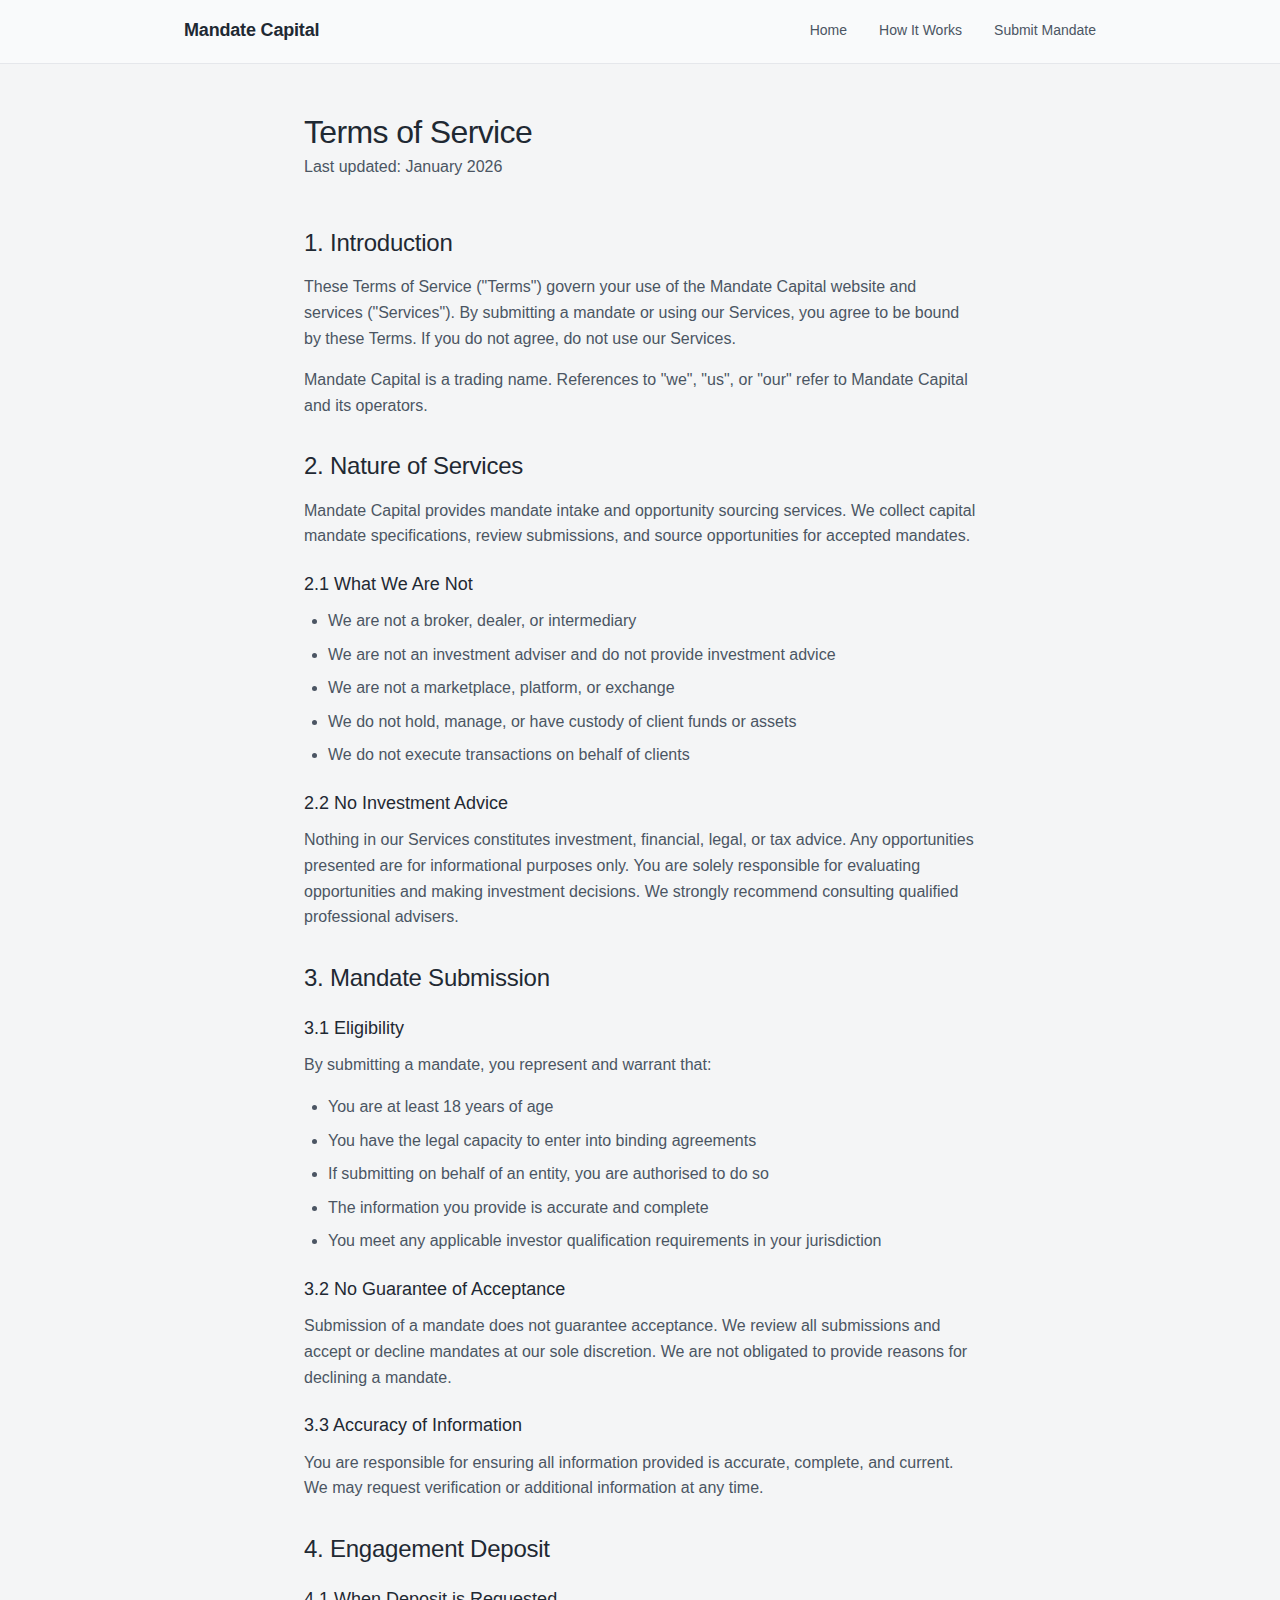
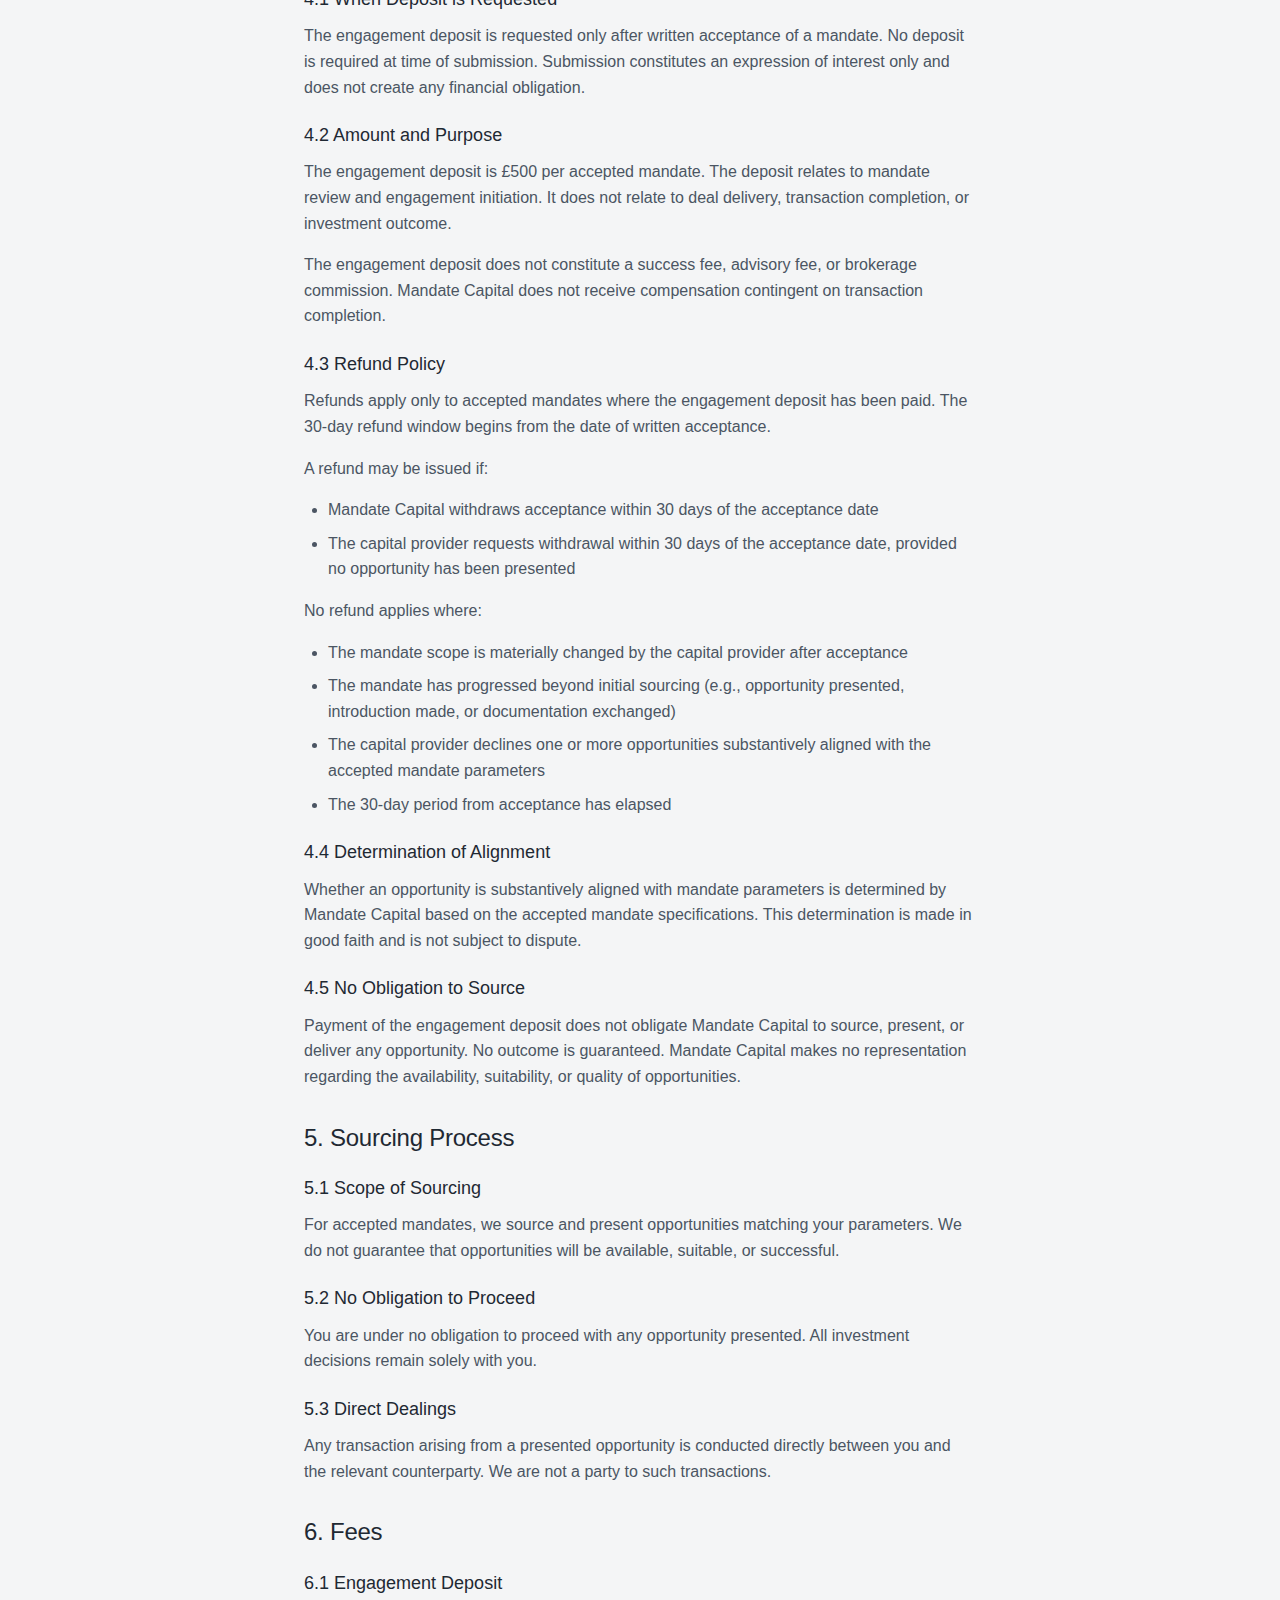
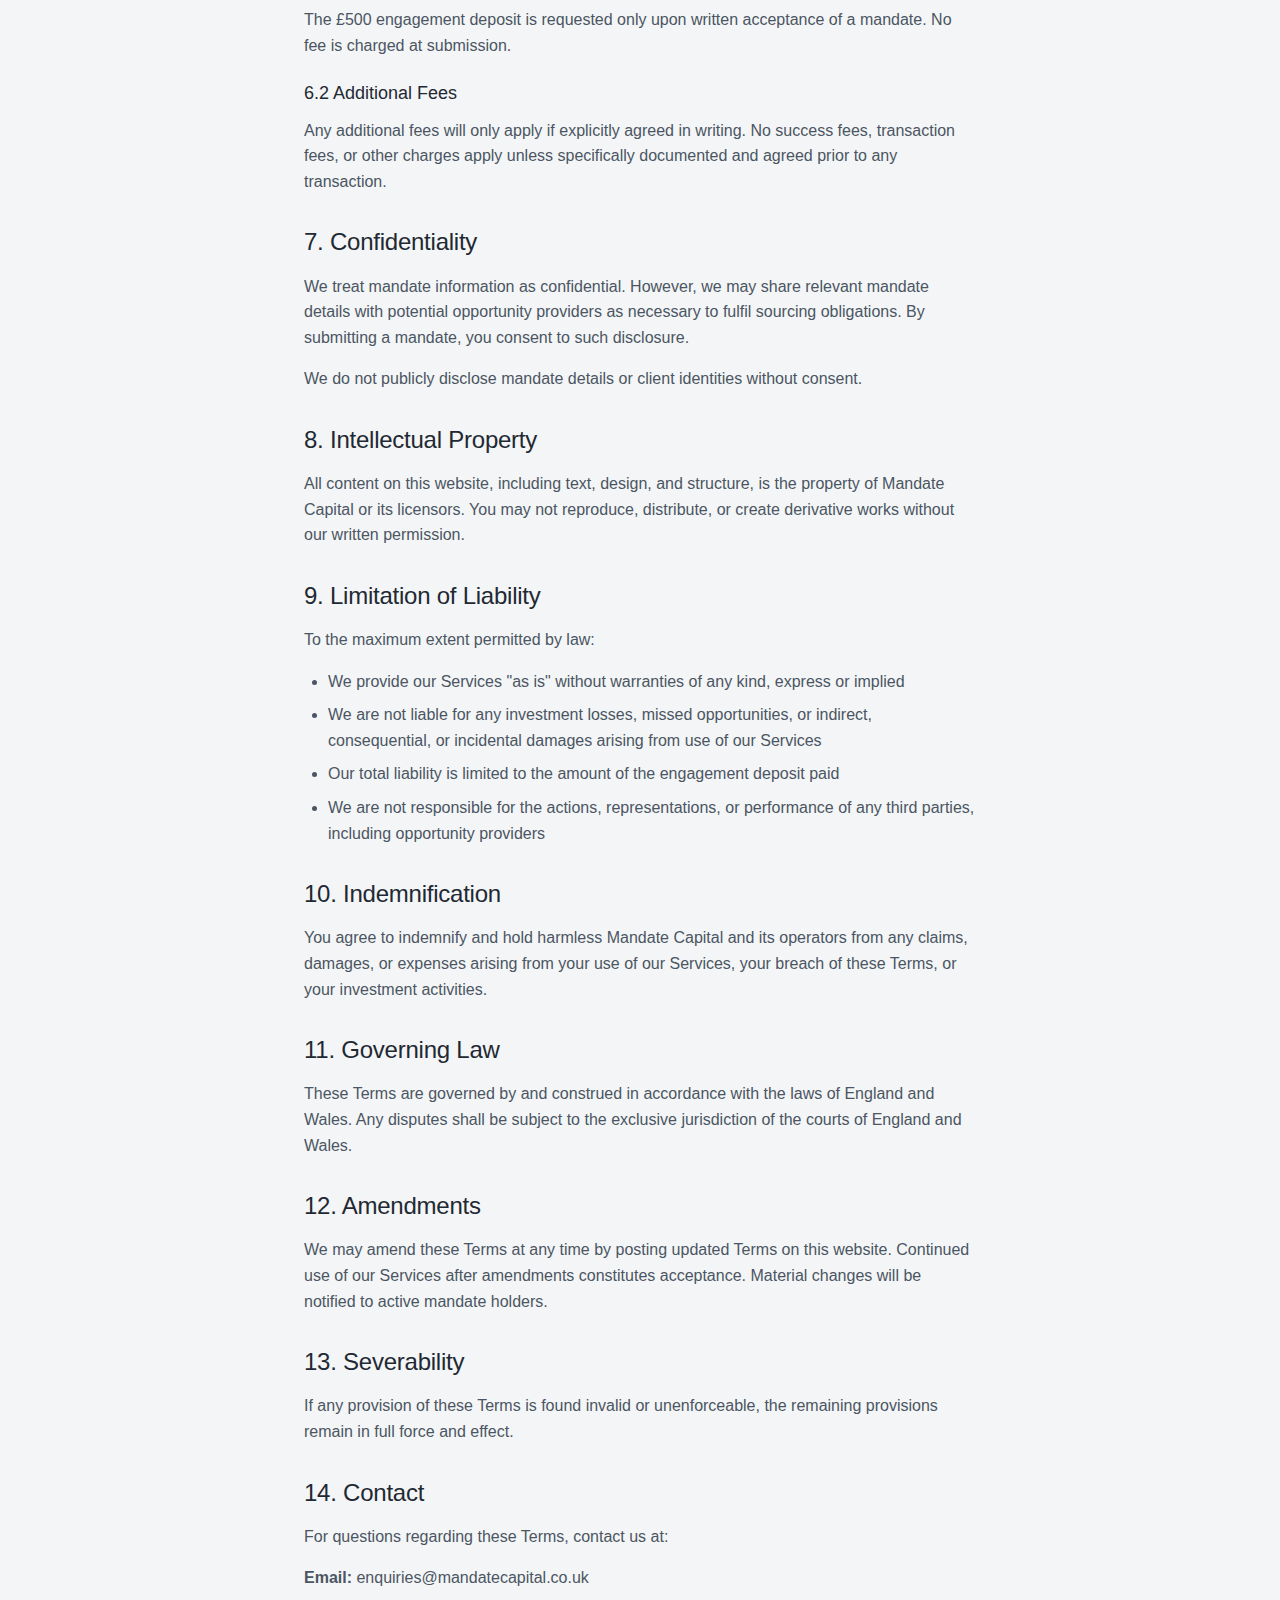
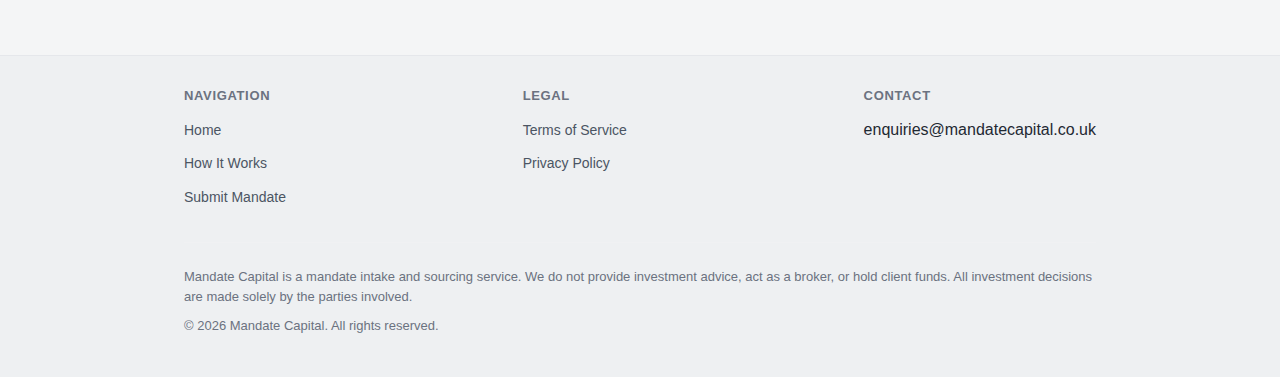
<file: terms.html>
<!DOCTYPE html>
<html lang="en">
<head>
    <meta charset="UTF-8">
    <meta name="viewport" content="width=device-width, initial-scale=1.0">
    <title>Terms of Service — Mandate Capital</title>
    <meta name="description" content="Terms of Service for Mandate Capital mandate intake and sourcing services.">
    <link rel="stylesheet" href="assets/css/styles.css?v=1">
</head>
<body>
    <header class="header">
        <div class="container">
            <div class="header-content">
                <a href="index.html" class="logo">Mandate Capital</a>
                <button class="nav-toggle" aria-label="Toggle navigation">
                    <span></span>
                    <span></span>
                    <span></span>
                </button>
                <nav class="nav">
                    <a href="index.html">Home</a>
                    <a href="how-it-works.html">How It Works</a>
                    <a href="submit-mandate.html">Submit Mandate</a>
                </nav>
            </div>
        </div>
    </header>

    <main>
        <div class="container container-narrow">
            <section class="section">
                <h1>Terms of Service</h1>
                <p class="text-muted">Last updated: January 2026</p>
            </section>

            <div class="legal-content">
                <h2>1. Introduction</h2>
                <p>
                    These Terms of Service ("Terms") govern your use of the Mandate Capital website
                    and services ("Services"). By submitting a mandate or using our Services, you agree
                    to be bound by these Terms. If you do not agree, do not use our Services.
                </p>
                <p>
                    Mandate Capital is a trading name. References to "we", "us", or "our" refer to
                    Mandate Capital and its operators.
                </p>

                <h2>2. Nature of Services</h2>
                <p>
                    Mandate Capital provides mandate intake and opportunity sourcing services.
                    We collect capital mandate specifications, review submissions, and source
                    opportunities for accepted mandates.
                </p>
                <h3>2.1 What We Are Not</h3>
                <ul>
                    <li>We are not a broker, dealer, or intermediary</li>
                    <li>We are not an investment adviser and do not provide investment advice</li>
                    <li>We are not a marketplace, platform, or exchange</li>
                    <li>We do not hold, manage, or have custody of client funds or assets</li>
                    <li>We do not execute transactions on behalf of clients</li>
                </ul>
                <h3>2.2 No Investment Advice</h3>
                <p>
                    Nothing in our Services constitutes investment, financial, legal, or tax advice.
                    Any opportunities presented are for informational purposes only. You are solely
                    responsible for evaluating opportunities and making investment decisions.
                    We strongly recommend consulting qualified professional advisers.
                </p>

                <h2>3. Mandate Submission</h2>
                <h3>3.1 Eligibility</h3>
                <p>
                    By submitting a mandate, you represent and warrant that:
                </p>
                <ul>
                    <li>You are at least 18 years of age</li>
                    <li>You have the legal capacity to enter into binding agreements</li>
                    <li>If submitting on behalf of an entity, you are authorised to do so</li>
                    <li>The information you provide is accurate and complete</li>
                    <li>You meet any applicable investor qualification requirements in your jurisdiction</li>
                </ul>
                <h3>3.2 No Guarantee of Acceptance</h3>
                <p>
                    Submission of a mandate does not guarantee acceptance. We review all submissions
                    and accept or decline mandates at our sole discretion. We are not obligated to
                    provide reasons for declining a mandate.
                </p>
                <h3>3.3 Accuracy of Information</h3>
                <p>
                    You are responsible for ensuring all information provided is accurate, complete,
                    and current. We may request verification or additional information at any time.
                </p>

                <h2>4. Engagement Deposit</h2>
                <h3>4.1 When Deposit is Requested</h3>
                <p>
                    The engagement deposit is requested only after written acceptance of a mandate.
                    No deposit is required at time of submission. Submission constitutes an expression
                    of interest only and does not create any financial obligation.
                </p>
                <h3>4.2 Amount and Purpose</h3>
                <p>
                    The engagement deposit is £500 per accepted mandate. The deposit relates to
                    mandate review and engagement initiation. It does not relate to deal delivery,
                    transaction completion, or investment outcome.
                </p>
                <p>
                    The engagement deposit does not constitute a success fee, advisory fee, or
                    brokerage commission. Mandate Capital does not receive compensation contingent
                    on transaction completion.
                </p>
                <h3>4.3 Refund Policy</h3>
                <p>
                    Refunds apply only to accepted mandates where the engagement deposit has been paid.
                    The 30-day refund window begins from the date of written acceptance.
                </p>
                <p>A refund may be issued if:</p>
                <ul>
                    <li>Mandate Capital withdraws acceptance within 30 days of the acceptance date</li>
                    <li>The capital provider requests withdrawal within 30 days of the acceptance date,
                        provided no opportunity has been presented</li>
                </ul>
                <p>No refund applies where:</p>
                <ul>
                    <li>The mandate scope is materially changed by the capital provider after acceptance</li>
                    <li>The mandate has progressed beyond initial sourcing (e.g., opportunity presented,
                        introduction made, or documentation exchanged)</li>
                    <li>The capital provider declines one or more opportunities substantively aligned
                        with the accepted mandate parameters</li>
                    <li>The 30-day period from acceptance has elapsed</li>
                </ul>
                <h3>4.4 Determination of Alignment</h3>
                <p>
                    Whether an opportunity is substantively aligned with mandate parameters is
                    determined by Mandate Capital based on the accepted mandate specifications.
                    This determination is made in good faith and is not subject to dispute.
                </p>
                <h3>4.5 No Obligation to Source</h3>
                <p>
                    Payment of the engagement deposit does not obligate Mandate Capital to source,
                    present, or deliver any opportunity. No outcome is guaranteed. Mandate Capital
                    makes no representation regarding the availability, suitability, or quality of
                    opportunities.
                </p>

                <h2>5. Sourcing Process</h2>
                <h3>5.1 Scope of Sourcing</h3>
                <p>
                    For accepted mandates, we source and present opportunities matching your parameters.
                    We do not guarantee that opportunities will be available, suitable, or successful.
                </p>
                <h3>5.2 No Obligation to Proceed</h3>
                <p>
                    You are under no obligation to proceed with any opportunity presented.
                    All investment decisions remain solely with you.
                </p>
                <h3>5.3 Direct Dealings</h3>
                <p>
                    Any transaction arising from a presented opportunity is conducted directly between
                    you and the relevant counterparty. We are not a party to such transactions.
                </p>

                <h2>6. Fees</h2>
                <h3>6.1 Engagement Deposit</h3>
                <p>
                    The £500 engagement deposit is requested only upon written acceptance of a mandate.
                    No fee is charged at submission.
                </p>
                <h3>6.2 Additional Fees</h3>
                <p>
                    Any additional fees will only apply if explicitly agreed in writing. No success fees,
                    transaction fees, or other charges apply unless specifically documented and agreed
                    prior to any transaction.
                </p>

                <h2>7. Confidentiality</h2>
                <p>
                    We treat mandate information as confidential. However, we may share relevant
                    mandate details with potential opportunity providers as necessary to fulfil
                    sourcing obligations. By submitting a mandate, you consent to such disclosure.
                </p>
                <p>
                    We do not publicly disclose mandate details or client identities without consent.
                </p>

                <h2>8. Intellectual Property</h2>
                <p>
                    All content on this website, including text, design, and structure, is the
                    property of Mandate Capital or its licensors. You may not reproduce, distribute,
                    or create derivative works without our written permission.
                </p>

                <h2>9. Limitation of Liability</h2>
                <p>
                    To the maximum extent permitted by law:
                </p>
                <ul>
                    <li>
                        We provide our Services "as is" without warranties of any kind, express or implied
                    </li>
                    <li>
                        We are not liable for any investment losses, missed opportunities, or indirect,
                        consequential, or incidental damages arising from use of our Services
                    </li>
                    <li>
                        Our total liability is limited to the amount of the engagement deposit paid
                    </li>
                    <li>
                        We are not responsible for the actions, representations, or performance of
                        any third parties, including opportunity providers
                    </li>
                </ul>

                <h2>10. Indemnification</h2>
                <p>
                    You agree to indemnify and hold harmless Mandate Capital and its operators from
                    any claims, damages, or expenses arising from your use of our Services, your
                    breach of these Terms, or your investment activities.
                </p>

                <h2>11. Governing Law</h2>
                <p>
                    These Terms are governed by and construed in accordance with the laws of
                    England and Wales. Any disputes shall be subject to the exclusive jurisdiction
                    of the courts of England and Wales.
                </p>

                <h2>12. Amendments</h2>
                <p>
                    We may amend these Terms at any time by posting updated Terms on this website.
                    Continued use of our Services after amendments constitutes acceptance.
                    Material changes will be notified to active mandate holders.
                </p>

                <h2>13. Severability</h2>
                <p>
                    If any provision of these Terms is found invalid or unenforceable, the remaining
                    provisions remain in full force and effect.
                </p>

                <h2>14. Contact</h2>
                <p>
                    For questions regarding these Terms, contact us at:
                </p>
                <p>
                    <strong>Email:</strong> enquiries@mandatecapital.co.uk
                </p>
            </div>
        </div>
    </main>

    <footer class="footer">
        <div class="container">
            <div class="footer-content">
                <div class="footer-section">
                    <h4>Navigation</h4>
                    <ul class="footer-links">
                        <li><a href="index.html">Home</a></li>
                        <li><a href="how-it-works.html">How It Works</a></li>
                        <li><a href="submit-mandate.html">Submit Mandate</a></li>
                    </ul>
                </div>
                <div class="footer-section">
                    <h4>Legal</h4>
                    <ul class="footer-links">
                        <li><a href="terms.html">Terms of Service</a></li>
                        <li><a href="privacy.html">Privacy Policy</a></li>
                    </ul>
                </div>
                <div class="footer-section">
                    <h4>Contact</h4>
                    <ul class="footer-links">
                        <li>enquiries@mandatecapital.co.uk</li>
                    </ul>
                </div>
            </div>
            <div class="footer-legal">
                <p>
                    Mandate Capital is a mandate intake and sourcing service. We do not provide investment advice,
                    act as a broker, or hold client funds. All investment decisions are made solely by the parties involved.
                </p>
                <p>
                    &copy; 2026 Mandate Capital. All rights reserved.
                </p>
            </div>
        </div>
    </footer>

    <script src="assets/js/main.js"></script>
</body>
</html>
</file>
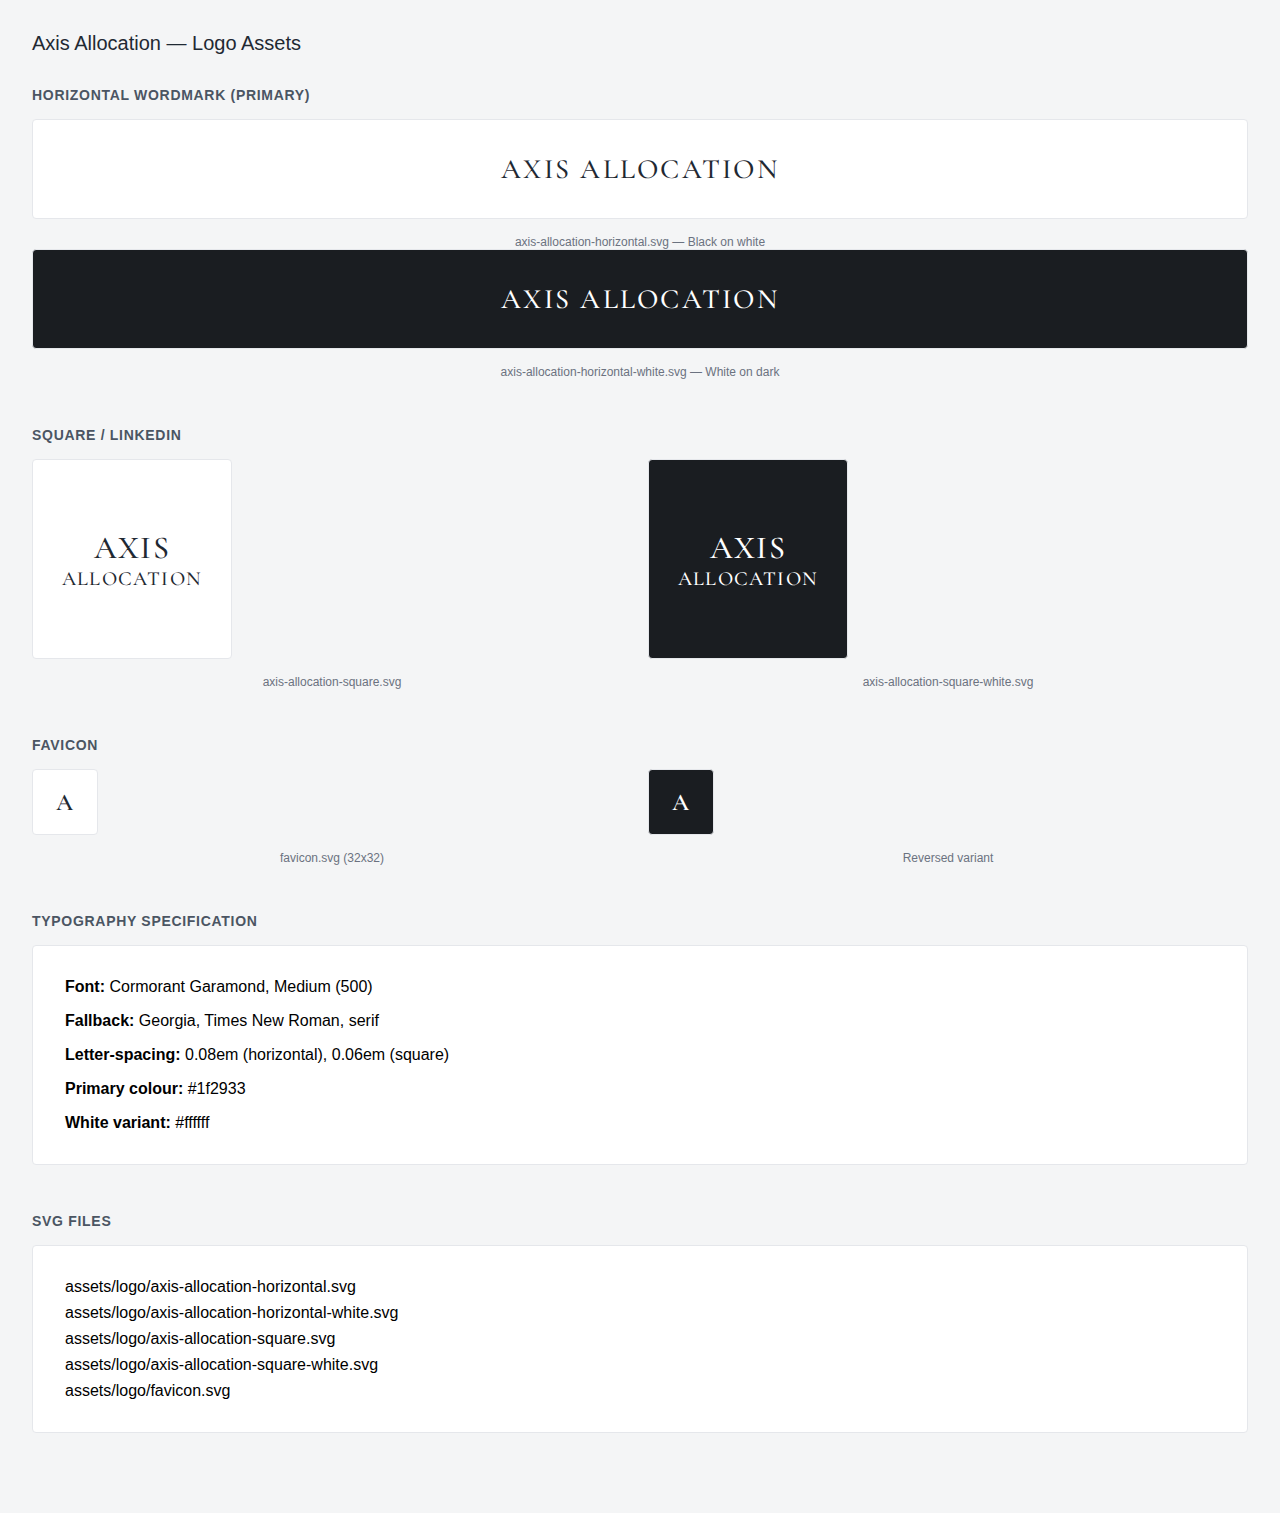
<file: assets/logo/logo-preview.html>
<!DOCTYPE html>
<html lang="en">
<head>
    <meta charset="UTF-8">
    <meta name="viewport" content="width=device-width, initial-scale=1.0">
    <title>Axis Allocation — Logo Preview</title>
    <link href="https://fonts.googleapis.com/css2?family=Cormorant+Garamond:wght@500;600&display=swap" rel="stylesheet">
    <style>
        * { box-sizing: border-box; margin: 0; padding: 0; }
        body { font-family: -apple-system, BlinkMacSystemFont, 'Segoe UI', sans-serif; background: #f4f5f6; padding: 2rem; }
        h1 { font-size: 1.25rem; font-weight: 500; color: #1f2933; margin-bottom: 2rem; }
        h2 { font-size: 0.875rem; font-weight: 600; color: #4b5563; margin-bottom: 1rem; text-transform: uppercase; letter-spacing: 0.05em; }
        .section { margin-bottom: 3rem; }
        .preview-box { background: #fff; border: 1px solid #e5e7eb; border-radius: 4px; padding: 2rem; margin-bottom: 1rem; display: flex; align-items: center; justify-content: center; }
        .preview-box.dark { background: #1a1d21; }
        .preview-box img, .preview-box svg { max-width: 100%; height: auto; }
        .grid { display: grid; grid-template-columns: repeat(auto-fit, minmax(200px, 1fr)); gap: 1rem; }
        .label { font-size: 0.75rem; color: #6b7280; margin-top: 0.5rem; text-align: center; }

        /* Inline rendered logos for comparison */
        .wordmark { font-family: 'Cormorant Garamond', Georgia, serif; font-weight: 500; letter-spacing: 0.08em; color: #1f2933; }
        .wordmark.white { color: #fff; }
        .wordmark.horizontal { font-size: 28px; }
        .wordmark.square { text-align: center; }
        .wordmark.square .line1 { font-size: 32px; display: block; }
        .wordmark.square .line2 { font-size: 20px; display: block; letter-spacing: 0.06em; }
        .wordmark.favicon { font-size: 24px; font-weight: 600; }
    </style>
</head>
<body>
    <h1>Axis Allocation — Logo Assets</h1>

    <div class="section">
        <h2>Horizontal Wordmark (Primary)</h2>
        <div class="preview-box">
            <span class="wordmark horizontal">AXIS ALLOCATION</span>
        </div>
        <p class="label">axis-allocation-horizontal.svg — Black on white</p>

        <div class="preview-box dark">
            <span class="wordmark horizontal white">AXIS ALLOCATION</span>
        </div>
        <p class="label">axis-allocation-horizontal-white.svg — White on dark</p>
    </div>

    <div class="section">
        <h2>Square / LinkedIn</h2>
        <div class="grid">
            <div>
                <div class="preview-box" style="width: 200px; height: 200px;">
                    <span class="wordmark square">
                        <span class="line1">AXIS</span>
                        <span class="line2">ALLOCATION</span>
                    </span>
                </div>
                <p class="label">axis-allocation-square.svg</p>
            </div>
            <div>
                <div class="preview-box dark" style="width: 200px; height: 200px;">
                    <span class="wordmark square white">
                        <span class="line1">AXIS</span>
                        <span class="line2">ALLOCATION</span>
                    </span>
                </div>
                <p class="label">axis-allocation-square-white.svg</p>
            </div>
        </div>
    </div>

    <div class="section">
        <h2>Favicon</h2>
        <div class="grid">
            <div>
                <div class="preview-box" style="width: 64px; height: 64px;">
                    <span class="wordmark favicon">A</span>
                </div>
                <p class="label">favicon.svg (32x32)</p>
            </div>
            <div>
                <div class="preview-box dark" style="width: 64px; height: 64px;">
                    <span class="wordmark favicon white">A</span>
                </div>
                <p class="label">Reversed variant</p>
            </div>
        </div>
    </div>

    <div class="section">
        <h2>Typography Specification</h2>
        <div class="preview-box" style="flex-direction: column; align-items: flex-start; gap: 1rem;">
            <p><strong>Font:</strong> Cormorant Garamond, Medium (500)</p>
            <p><strong>Fallback:</strong> Georgia, Times New Roman, serif</p>
            <p><strong>Letter-spacing:</strong> 0.08em (horizontal), 0.06em (square)</p>
            <p><strong>Primary colour:</strong> #1f2933</p>
            <p><strong>White variant:</strong> #ffffff</p>
        </div>
    </div>

    <div class="section">
        <h2>SVG Files</h2>
        <div class="preview-box" style="flex-direction: column; align-items: flex-start; gap: 0.5rem;">
            <p>assets/logo/axis-allocation-horizontal.svg</p>
            <p>assets/logo/axis-allocation-horizontal-white.svg</p>
            <p>assets/logo/axis-allocation-square.svg</p>
            <p>assets/logo/axis-allocation-square-white.svg</p>
            <p>assets/logo/favicon.svg</p>
        </div>
    </div>
</body>
</html>
</file>
<file: assets/css/styles.css>
/* Axis Allocation — Institutional Styles */

:root {
    /* Background tones */
    --color-bg: #f4f5f6;
    --color-bg-alt: #f9fafb;
    --color-bg-footer: #eef0f2;

    /* Text hierarchy */
    --color-text: #1f2933;
    --color-text-muted: #4b5563;
    --color-text-subtle: #6b7280;

    /* Borders */
    --color-border: #e5e7eb;
    --color-border-light: #f0f1f3;

    /* Accents (muted slate) */
    --color-accent: #334155;
    --color-accent-hover: #475569;

    /* Form focus */
    --color-focus: #64748b;

    /* Status colours (subdued) */
    --color-warning: #b8860b;

    /* Typography */
    --font-primary: -apple-system, BlinkMacSystemFont, 'Segoe UI', Roboto, 'Helvetica Neue', Arial, sans-serif;
    --font-mono: 'SF Mono', Monaco, 'Cascadia Code', monospace;

    /* Layout */
    --max-width: 960px;
    --max-width-narrow: 720px;

    /* Elevation */
    --shadow-subtle: 0 1px 2px rgba(0, 0, 0, 0.04);

    /* Form inputs */
    --color-input-border: #d1d5db;
}

/* Dark theme (institutional charcoal/slate) */
[data-theme="dark"] {
    --color-bg: #1a1d21;
    --color-bg-alt: #22262b;
    --color-bg-footer: #16191c;

    --color-text: #e5e7eb;
    --color-text-muted: #9ca3af;
    --color-text-subtle: #6b7280;

    --color-border: #374151;
    --color-border-light: #2d333b;

    --color-accent: #94a3b8;
    --color-accent-hover: #cbd5e1;

    --color-focus: #64748b;
    --color-warning: #d4a54a;

    --shadow-subtle: 0 1px 2px rgba(0, 0, 0, 0.2);

    --color-input-border: #4b5563;
}

*, *::before, *::after {
    box-sizing: border-box;
    margin: 0;
    padding: 0;
}

html {
    font-size: 16px;
    -webkit-font-smoothing: antialiased;
    -moz-osx-font-smoothing: grayscale;
}

body {
    font-family: var(--font-primary);
    background-color: var(--color-bg);
    color: var(--color-text);
    line-height: 1.6;
    min-height: 100vh;
    display: flex;
    flex-direction: column;
}

/* Typography */
h1, h2, h3, h4 {
    font-weight: 500;
    line-height: 1.3;
    color: var(--color-text);
}

h1 {
    font-size: 2rem;
    letter-spacing: -0.02em;
}

h2 {
    font-size: 1.5rem;
    letter-spacing: -0.01em;
    margin-bottom: 1rem;
}

h3 {
    font-size: 1.125rem;
    margin-bottom: 0.75rem;
}

p {
    margin-bottom: 1rem;
    color: var(--color-text-muted);
}

a {
    color: var(--color-accent);
    text-decoration: none;
}

a:hover {
    text-decoration: underline;
}

/* Layout */
.container {
    width: 100%;
    max-width: var(--max-width);
    margin: 0 auto;
    padding: 0 1.5rem;
}

.container-narrow {
    max-width: var(--max-width-narrow);
}

main {
    flex: 1;
    padding: 3rem 0;
}

/* Header */
.header {
    background: var(--color-bg-alt);
    border-bottom: 1px solid var(--color-border);
    padding: 1rem 0;
    height: 64px;
}

.header-content {
    display: flex;
    justify-content: space-between;
    align-items: center;
}

.logo {
    font-size: 1.125rem;
    font-weight: 600;
    color: var(--color-text);
    text-decoration: none;
    letter-spacing: -0.01em;
}

.logo:hover {
    text-decoration: none;
}

.nav {
    display: flex;
    gap: 2rem;
}

.nav a {
    font-size: 0.875rem;
    color: var(--color-text-muted);
    text-decoration: none;
    transition: color 0.15s ease;
}

.nav a:hover {
    color: var(--color-text);
    text-decoration: none;
}

.nav a.active {
    color: var(--color-text);
}

/* Mobile navigation */
.nav-toggle {
    display: none;
    background: none;
    border: none;
    cursor: pointer;
    padding: 0.5rem;
}

.nav-toggle span {
    display: block;
    width: 20px;
    height: 2px;
    background: var(--color-text);
    margin: 4px 0;
}

/* Hero */
.hero {
    padding: 4rem 0;
    text-align: center;
    border-bottom: 1px solid var(--color-border-light);
    margin-bottom: 3rem;
}

.hero h1 {
    margin-bottom: 1rem;
}

.hero .subtitle {
    font-size: 1.125rem;
    color: var(--color-text-muted);
    max-width: 600px;
    margin: 0 auto 2rem;
}

/* Sections */
.section {
    margin-bottom: 3rem;
}

.section-header {
    margin-bottom: 2rem;
}

/* Cards */
.card {
    background: var(--color-bg-alt);
    border: 1px solid var(--color-border);
    border-radius: 4px;
    padding: 1.5rem;
    margin-bottom: 1rem;
    box-shadow: var(--shadow-subtle);
}

.card-grid {
    display: grid;
    grid-template-columns: repeat(auto-fit, minmax(280px, 1fr));
    gap: 1rem;
}

/* Notice boxes */
.notice {
    background: var(--color-bg-alt);
    border: 1px solid var(--color-border);
    border-left: 3px solid var(--color-accent);
    padding: 1.25rem 1.5rem;
    margin-bottom: 1.5rem;
}

.notice-warning {
    border-left-color: var(--color-warning);
}

.notice p:last-child {
    margin-bottom: 0;
}

.notice-title {
    font-weight: 600;
    color: var(--color-text);
    margin-bottom: 0.5rem;
}

/* Buttons */
.btn {
    display: inline-block;
    padding: 0.75rem 1.5rem;
    font-size: 0.875rem;
    font-weight: 500;
    text-align: center;
    text-decoration: none;
    border: 1px solid transparent;
    border-radius: 4px;
    cursor: pointer;
    transition: all 0.15s ease;
}

.btn-primary {
    background: var(--color-accent);
    color: #ffffff;
    border-color: var(--color-accent);
}

.btn-primary:hover {
    background: var(--color-accent-hover);
    border-color: var(--color-accent-hover);
    text-decoration: none;
}

.btn-secondary {
    background: transparent;
    color: var(--color-accent);
    border-color: var(--color-border);
}

.btn-secondary:hover {
    border-color: var(--color-accent);
    text-decoration: none;
}

.btn-lg {
    padding: 1rem 2rem;
    font-size: 1rem;
}

/* Forms */
.form-section {
    margin-bottom: 2rem;
}

.form-section-title {
    font-size: 1rem;
    font-weight: 600;
    color: var(--color-text);
    margin-bottom: 1rem;
    padding-bottom: 0.5rem;
    border-bottom: 1px solid var(--color-border-light);
}

.form-group {
    margin-bottom: 1.25rem;
}

.form-label {
    display: block;
    font-size: 0.875rem;
    font-weight: 500;
    color: var(--color-text);
    margin-bottom: 0.5rem;
}

.form-label .required {
    color: #c0392b;
}

.form-hint {
    font-size: 0.8125rem;
    color: var(--color-text-subtle);
    margin-top: 0.25rem;
}

.form-input,
.form-select,
.form-textarea {
    width: 100%;
    padding: 0.75rem 1rem;
    font-size: 0.9375rem;
    font-family: var(--font-primary);
    color: var(--color-text);
    background: var(--color-bg-alt);
    border: 1px solid var(--color-input-border);
    border-radius: 4px;
    transition: border-color 0.15s ease;
}

.form-input:focus,
.form-select:focus,
.form-textarea:focus {
    outline: none;
    border-color: var(--color-focus);
}

.form-textarea {
    min-height: 120px;
    resize: vertical;
}

.form-row {
    display: grid;
    grid-template-columns: 1fr 1fr;
    gap: 1rem;
}

/* Checkbox group */
.checkbox-group {
    display: grid;
    grid-template-columns: repeat(auto-fill, minmax(200px, 1fr));
    gap: 0.75rem;
}

.checkbox-item {
    display: flex;
    align-items: center;
    gap: 0.5rem;
}

.checkbox-item input[type="checkbox"] {
    width: 1rem;
    height: 1rem;
    accent-color: var(--color-accent);
}

.checkbox-item label {
    font-size: 0.875rem;
    color: var(--color-text-muted);
    cursor: pointer;
}

/* Radio group */
.radio-group {
    display: flex;
    flex-wrap: wrap;
    gap: 1rem;
}

.radio-item {
    display: flex;
    align-items: center;
    gap: 0.5rem;
}

.radio-item input[type="radio"] {
    width: 1rem;
    height: 1rem;
    accent-color: var(--color-accent);
}

.radio-item label {
    font-size: 0.875rem;
    color: var(--color-text-muted);
    cursor: pointer;
}

/* Acknowledgement boxes */
.acknowledgement-box {
    background: var(--color-bg);
    border: 1px solid var(--color-border);
    border-radius: 4px;
    padding: 1.25rem;
    margin-bottom: 1rem;
}

.acknowledgement-box label {
    display: flex;
    align-items: flex-start;
    gap: 0.75rem;
    cursor: pointer;
}

.acknowledgement-box input[type="checkbox"] {
    width: 1.125rem;
    height: 1.125rem;
    margin-top: 0.125rem;
    accent-color: var(--color-accent);
    flex-shrink: 0;
}

.acknowledgement-box span {
    font-size: 0.875rem;
    color: var(--color-text-muted);
    line-height: 1.5;
}

/* Deposit box */
.deposit-box {
    background: var(--color-bg-alt);
    border: 1px solid var(--color-border);
    border-radius: 4px;
    padding: 2rem;
    text-align: center;
    margin: 2rem 0;
}

.deposit-amount {
    font-size: 2rem;
    font-weight: 600;
    color: var(--color-text);
    margin-bottom: 0.5rem;
}

.deposit-label {
    font-size: 0.875rem;
    color: var(--color-text-muted);
    margin-bottom: 1.5rem;
}

/* Tables */
.table-wrapper {
    overflow-x: auto;
}

table {
    width: 100%;
    border-collapse: collapse;
    font-size: 0.875rem;
}

th, td {
    text-align: left;
    padding: 0.875rem 1rem;
    border-bottom: 1px solid var(--color-border-light);
}

th {
    font-weight: 600;
    color: var(--color-text);
    background: var(--color-bg);
}

td {
    color: var(--color-text-muted);
}

/* Lists */
.list-plain {
    list-style: none;
}

.list-plain li {
    padding: 0.5rem 0;
    color: var(--color-text-muted);
}

.list-check {
    list-style: none;
}

.list-check li {
    position: relative;
    padding: 0.5rem 0 0.5rem 1.75rem;
    color: var(--color-text-muted);
}

.list-check li::before {
    content: "";
    position: absolute;
    left: 0;
    top: 0.875rem;
    width: 0.5rem;
    height: 0.25rem;
    border-left: 2px solid var(--color-accent);
    border-bottom: 2px solid var(--color-accent);
    transform: rotate(-45deg);
}

/* Process steps */
.process-steps {
    counter-reset: step;
}

.process-step {
    position: relative;
    padding: 1.5rem;
    padding-left: 4rem;
    background: var(--color-bg-alt);
    border: 1px solid var(--color-border);
    border-radius: 4px;
    margin-bottom: 1rem;
    box-shadow: var(--shadow-subtle);
}

.process-step::before {
    counter-increment: step;
    content: counter(step);
    position: absolute;
    left: 1.5rem;
    top: 1.5rem;
    width: 1.75rem;
    height: 1.75rem;
    display: flex;
    align-items: center;
    justify-content: center;
    font-size: 0.875rem;
    font-weight: 600;
    color: var(--color-accent);
    background: var(--color-bg);
    border: 1px solid var(--color-border);
    border-radius: 50%;
}

.process-step h3 {
    margin-bottom: 0.5rem;
}

.process-step p {
    margin-bottom: 0;
    font-size: 0.9375rem;
}

/* Footer */
.footer {
    background: var(--color-bg-footer);
    border-top: 1px solid var(--color-border);
    padding: 2rem 0;
    margin-top: auto;
}

.footer-content {
    display: flex;
    justify-content: space-between;
    align-items: flex-start;
    flex-wrap: wrap;
    gap: 2rem;
}

.footer-section h4 {
    font-size: 0.8125rem;
    font-weight: 600;
    text-transform: uppercase;
    letter-spacing: 0.05em;
    color: var(--color-text-subtle);
    margin-bottom: 0.75rem;
}

.footer-links {
    list-style: none;
}

.footer-links li {
    margin-bottom: 0.5rem;
}

.footer-links a {
    font-size: 0.875rem;
    color: var(--color-text-muted);
}

.footer-links a:hover {
    color: var(--color-text);
}

.footer-linkedin {
    display: inline-flex;
    align-items: center;
    gap: 0.5rem;
}

.footer-linkedin svg {
    flex-shrink: 0;
}

.footer-legal {
    width: 100%;
    padding-top: 1.5rem;
    margin-top: 1.5rem;
    border-top: 1px solid var(--color-border-light);
}

.footer-legal p {
    font-size: 0.8125rem;
    color: var(--color-text-subtle);
    margin-bottom: 0.5rem;
}

/* Legal pages */
.legal-content h2 {
    margin-top: 2rem;
    margin-bottom: 1rem;
}

.legal-content h2:first-child {
    margin-top: 0;
}

.legal-content h3 {
    margin-top: 1.5rem;
}

.legal-content ul,
.legal-content ol {
    margin-bottom: 1rem;
    padding-left: 1.5rem;
    color: var(--color-text-muted);
}

.legal-content li {
    margin-bottom: 0.5rem;
}

/* Utility classes */
.text-center {
    text-align: center;
}

.text-muted {
    color: var(--color-text-muted);
}

.text-subtle {
    color: var(--color-text-subtle);
}

.text-small {
    font-size: 0.875rem;
}

.mb-0 {
    margin-bottom: 0;
}

.mb-1 {
    margin-bottom: 0.5rem;
}

.mb-2 {
    margin-bottom: 1rem;
}

.mb-3 {
    margin-bottom: 1.5rem;
}

.mb-4 {
    margin-bottom: 2rem;
}

.mt-2 {
    margin-top: 1rem;
}

.mt-3 {
    margin-top: 1.5rem;
}

/* Responsive */
@media (max-width: 768px) {
    .nav {
        display: none;
        position: absolute;
        top: 100%;
        left: 0;
        right: 0;
        background: var(--color-bg-alt);
        flex-direction: column;
        padding: 1rem 1.5rem;
        border-bottom: 1px solid var(--color-border);
        gap: 0;
    }

    .nav.active {
        display: flex;
    }

    .nav a {
        padding: 0.75rem 0;
        border-bottom: 1px solid var(--color-border-light);
    }

    .nav a:last-child {
        border-bottom: none;
    }

    .nav-toggle {
        display: block;
    }

    .header-content {
        position: relative;
    }

    .hero {
        padding: 2.5rem 0;
    }

    h1 {
        font-size: 1.625rem;
    }

    .form-row {
        grid-template-columns: 1fr;
    }

    .footer-content {
        flex-direction: column;
    }
}

@media (max-width: 480px) {
    .checkbox-group {
        grid-template-columns: 1fr;
    }

    .radio-group {
        flex-direction: column;
    }
}

/* Theme toggle */
.theme-toggle {
    background: none;
    border: none;
    cursor: pointer;
    padding: 0.5rem;
    color: var(--color-text-muted);
    display: flex;
    align-items: center;
    justify-content: center;
}

.theme-toggle:hover {
    color: var(--color-text);
}

.theme-toggle svg {
    width: 1.25rem;
    height: 1.25rem;
}

.theme-toggle .icon-sun,
.theme-toggle .icon-moon {
    display: none;
}

/* Show moon in light mode, sun in dark mode */
:root .theme-toggle .icon-moon {
    display: block;
}

[data-theme="dark"] .theme-toggle .icon-sun {
    display: block;
}

[data-theme="dark"] .theme-toggle .icon-moon {
    display: none;
}

/* Header actions container */
.header-actions {
    display: flex;
    align-items: center;
    gap: 1rem;
}

@media (max-width: 768px) {
    .header-actions {
        gap: 0.5rem;
    }
}
</file>
